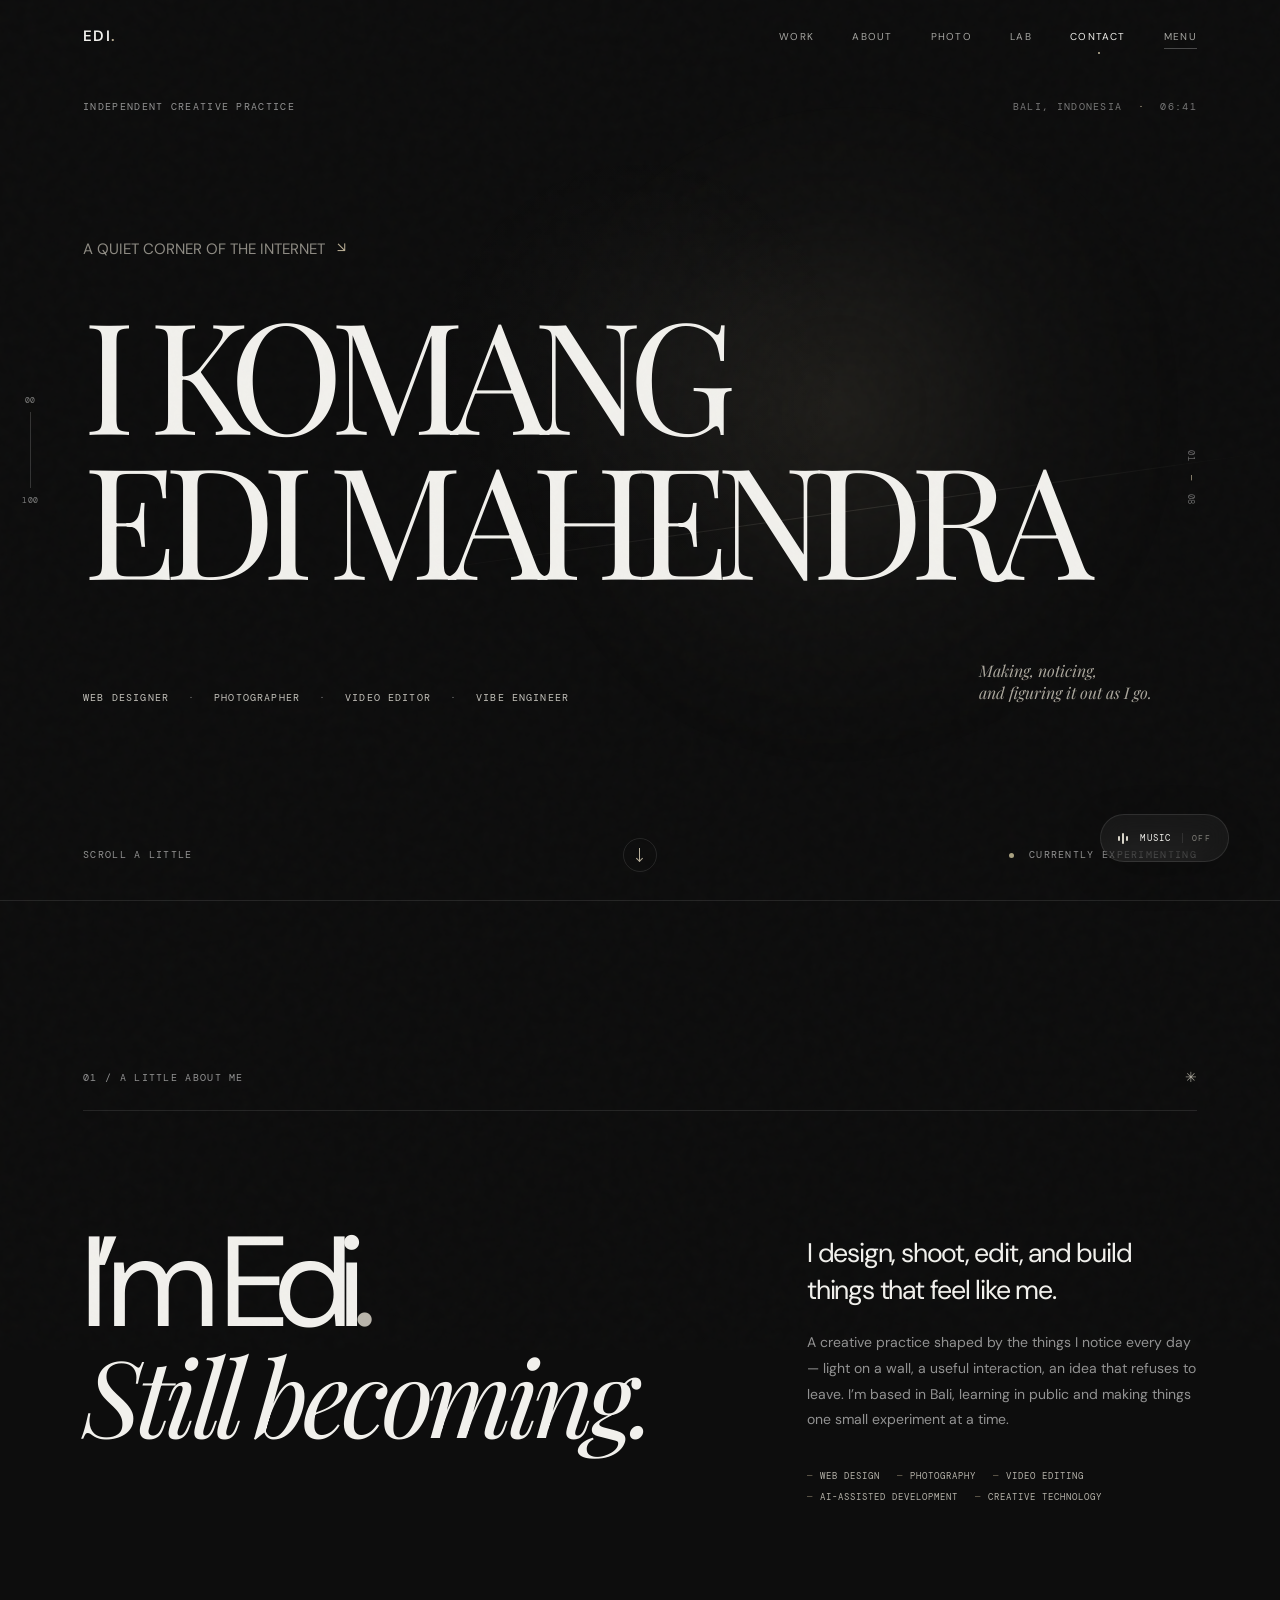
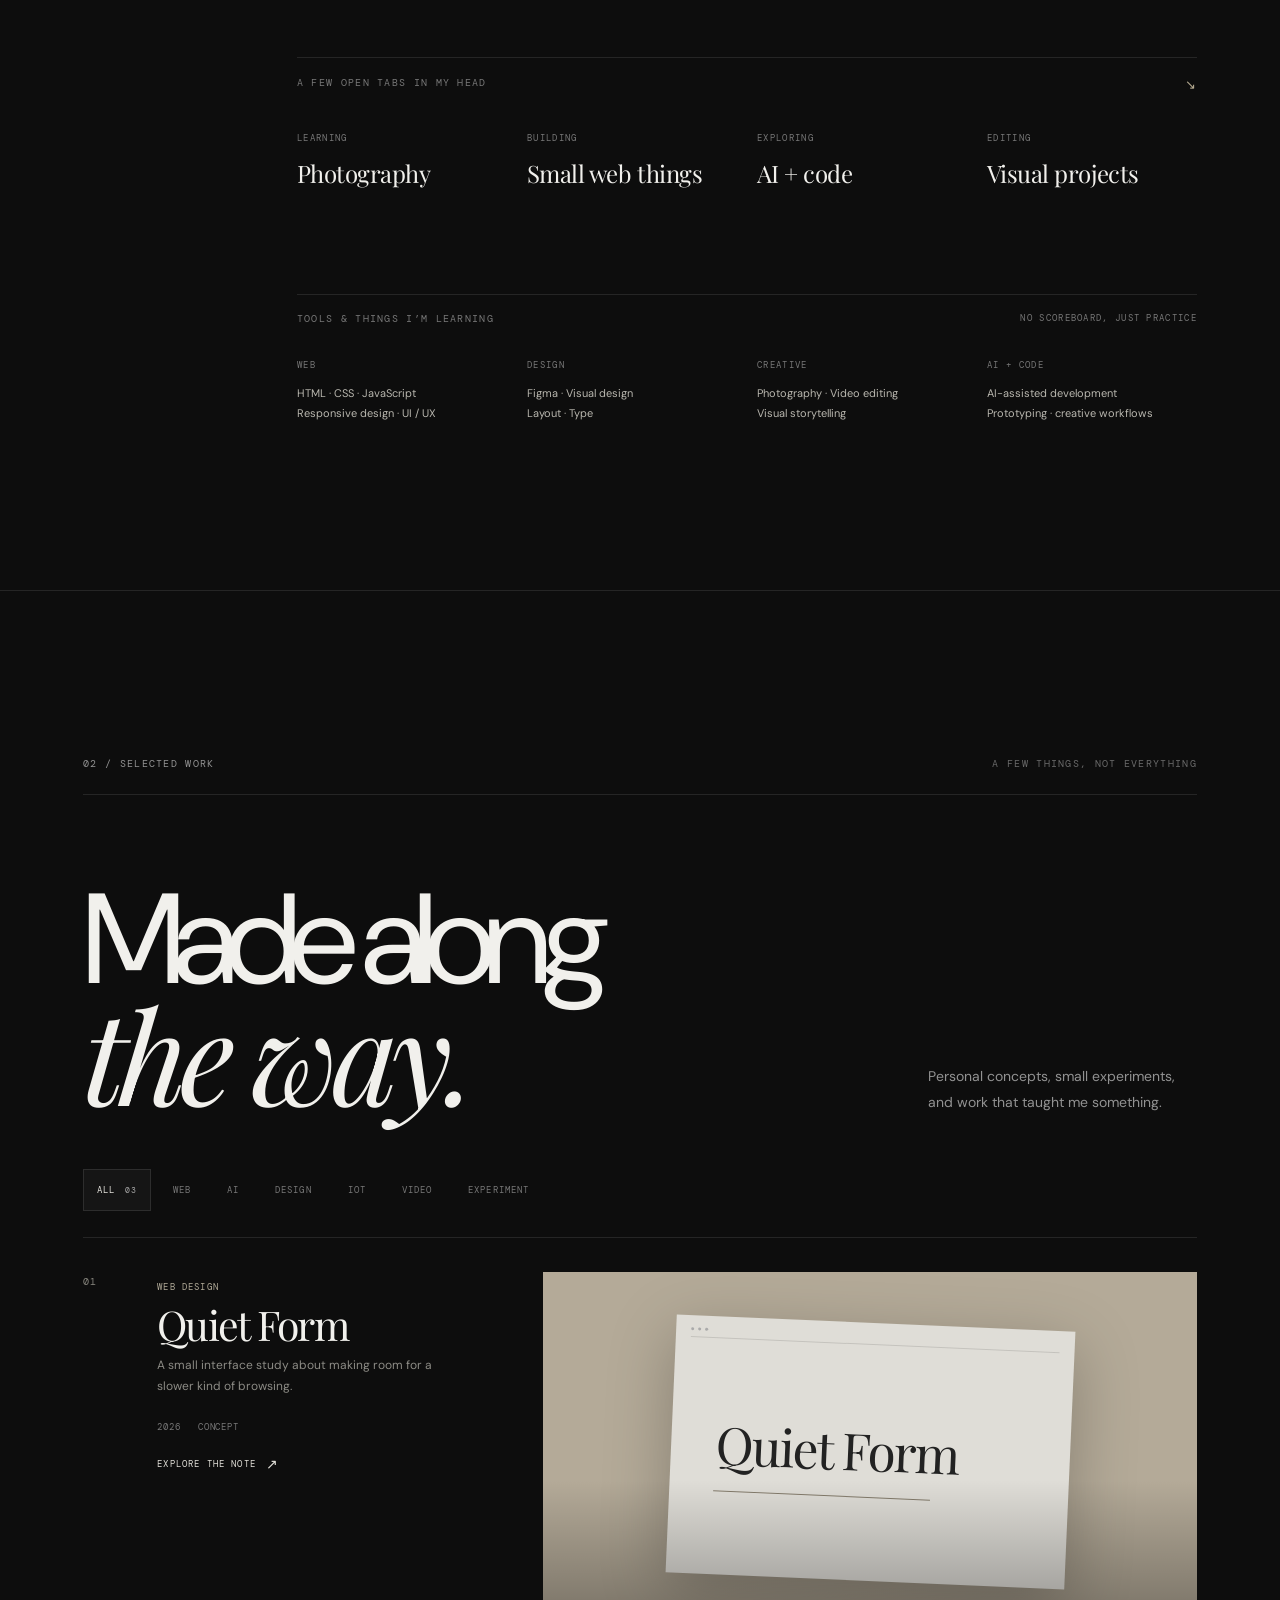
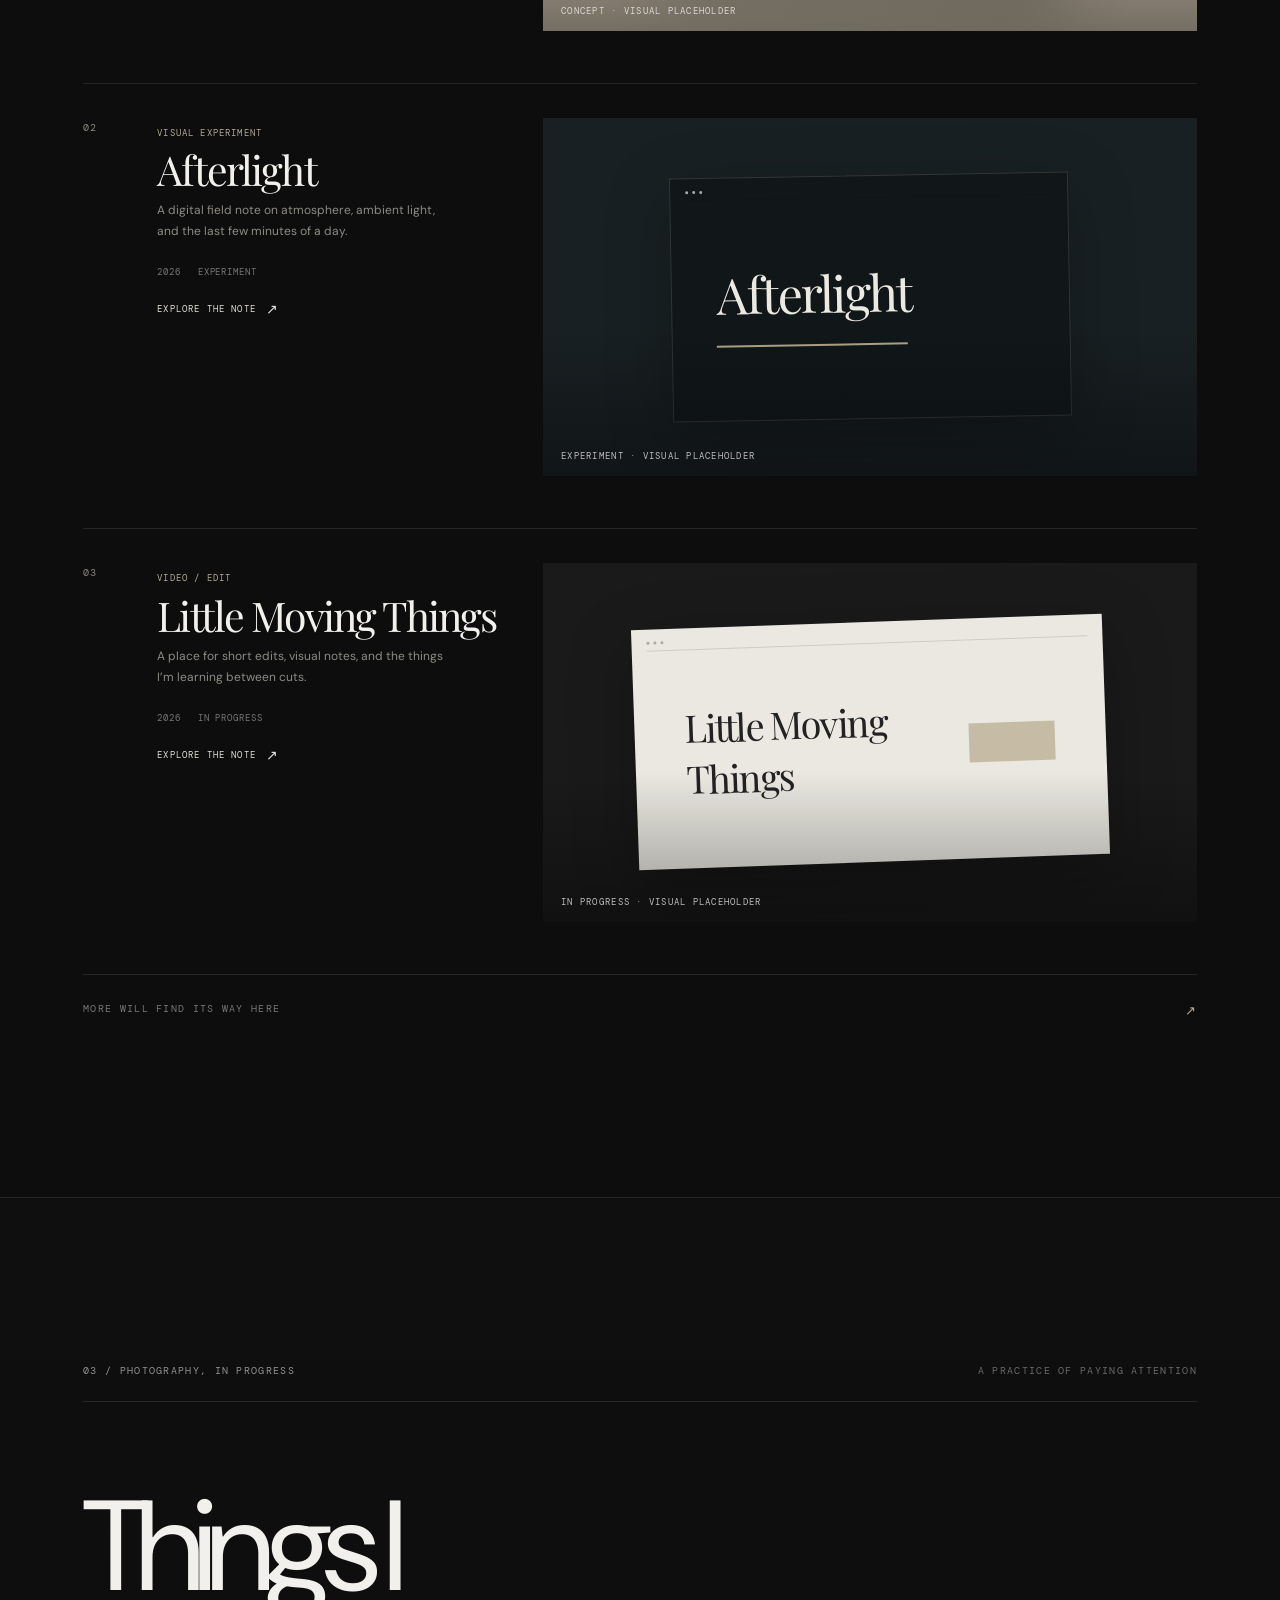
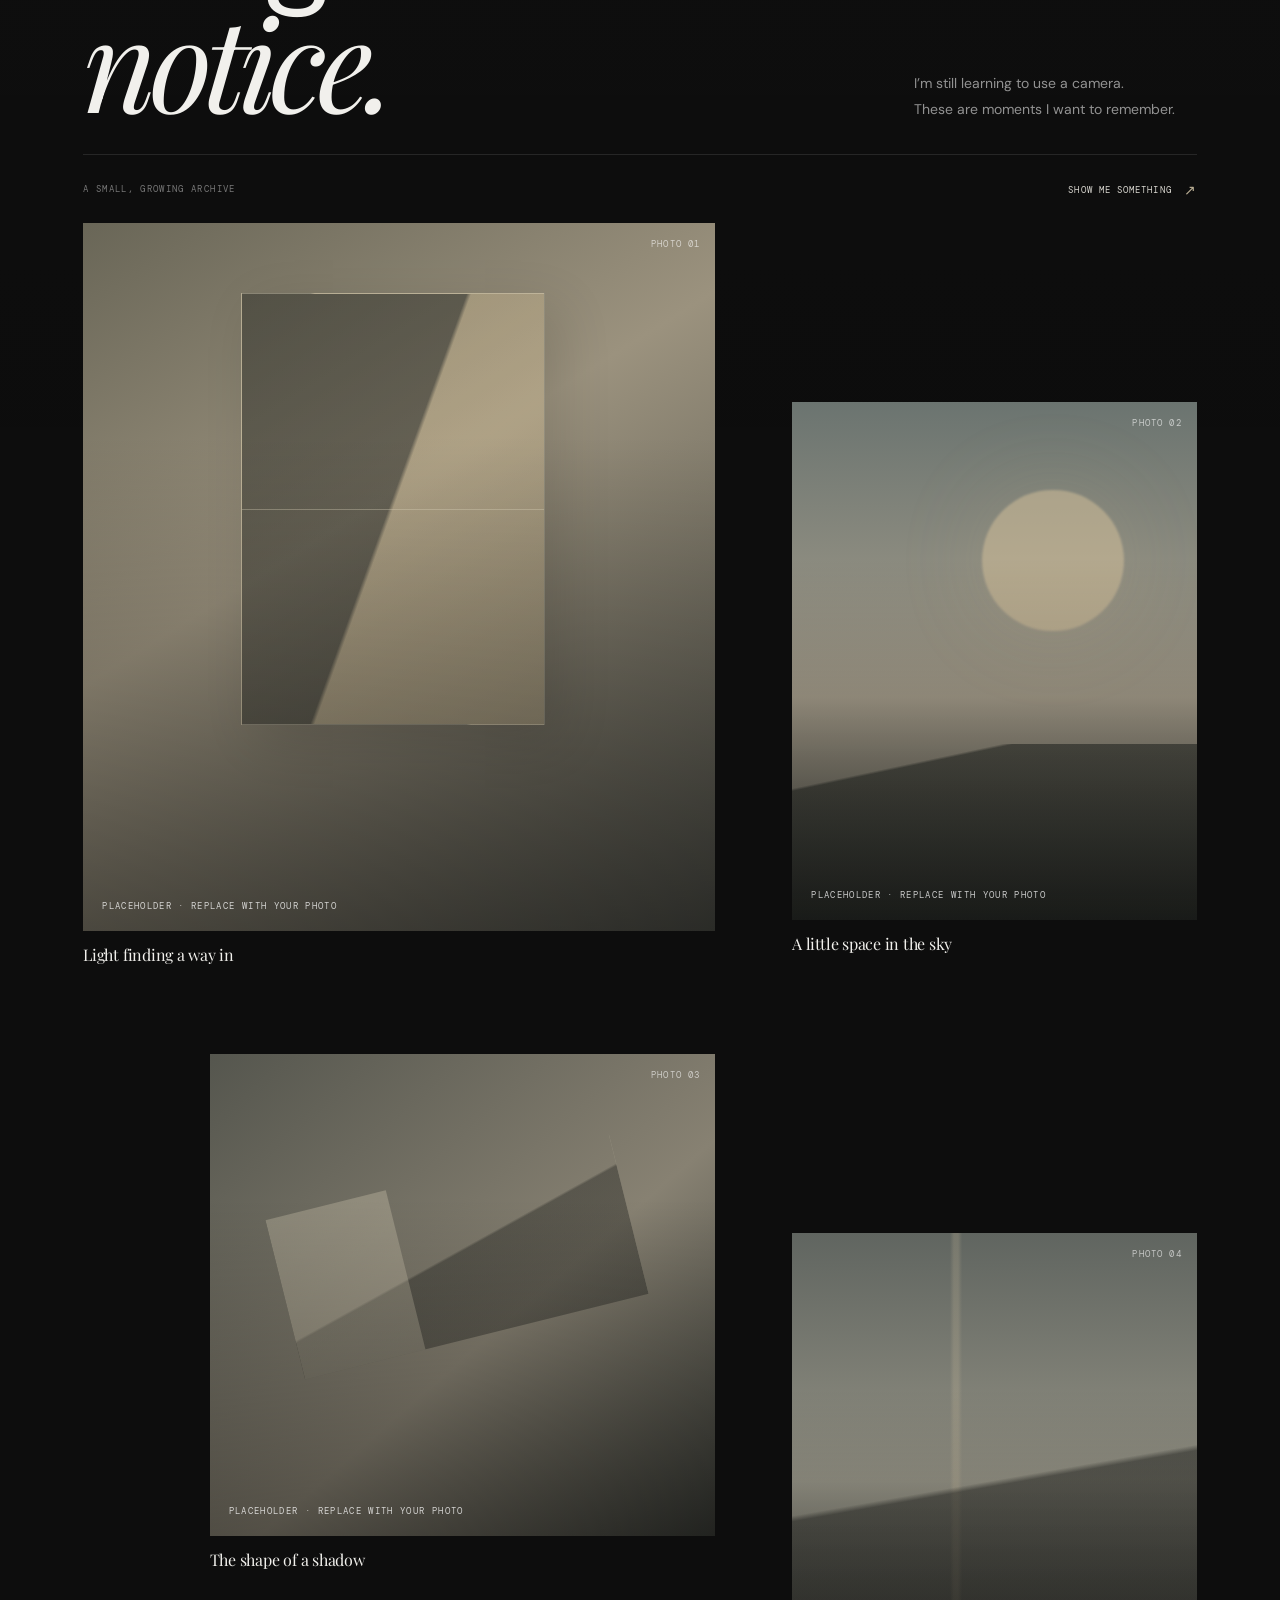
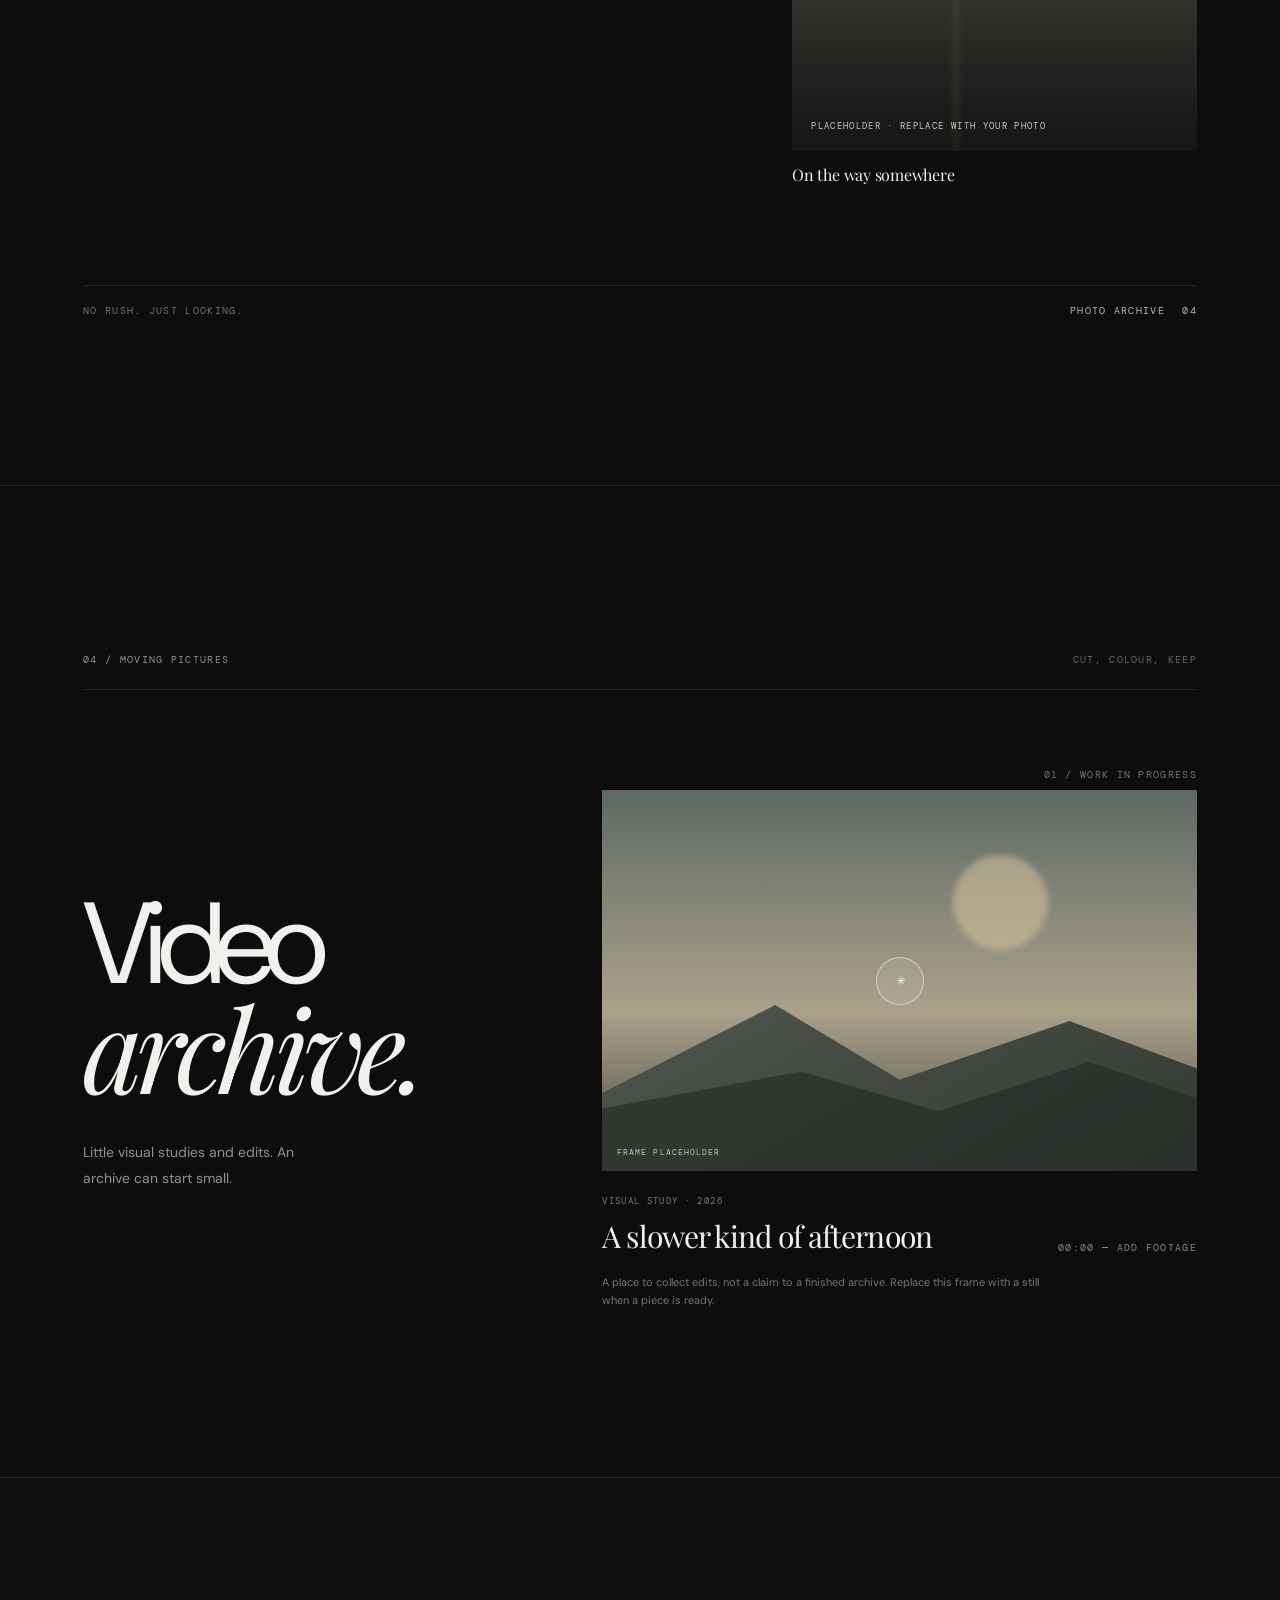
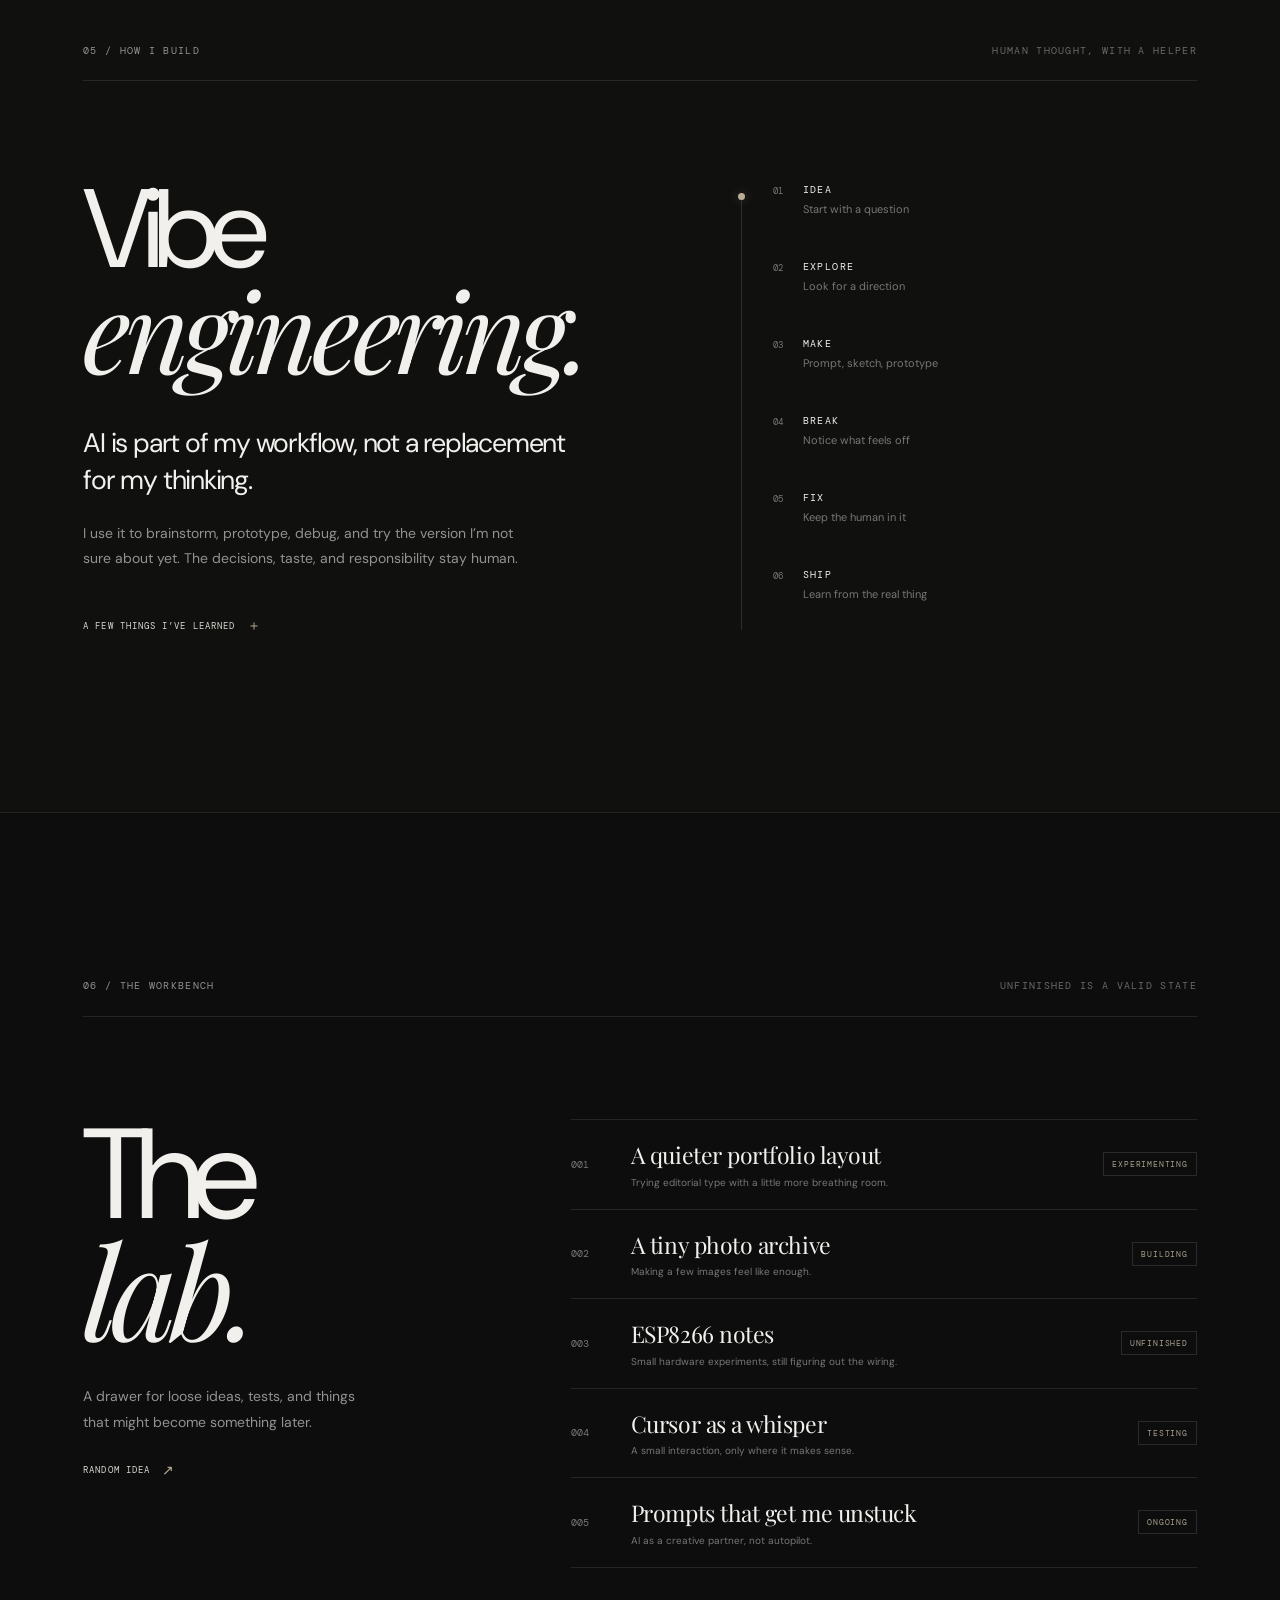
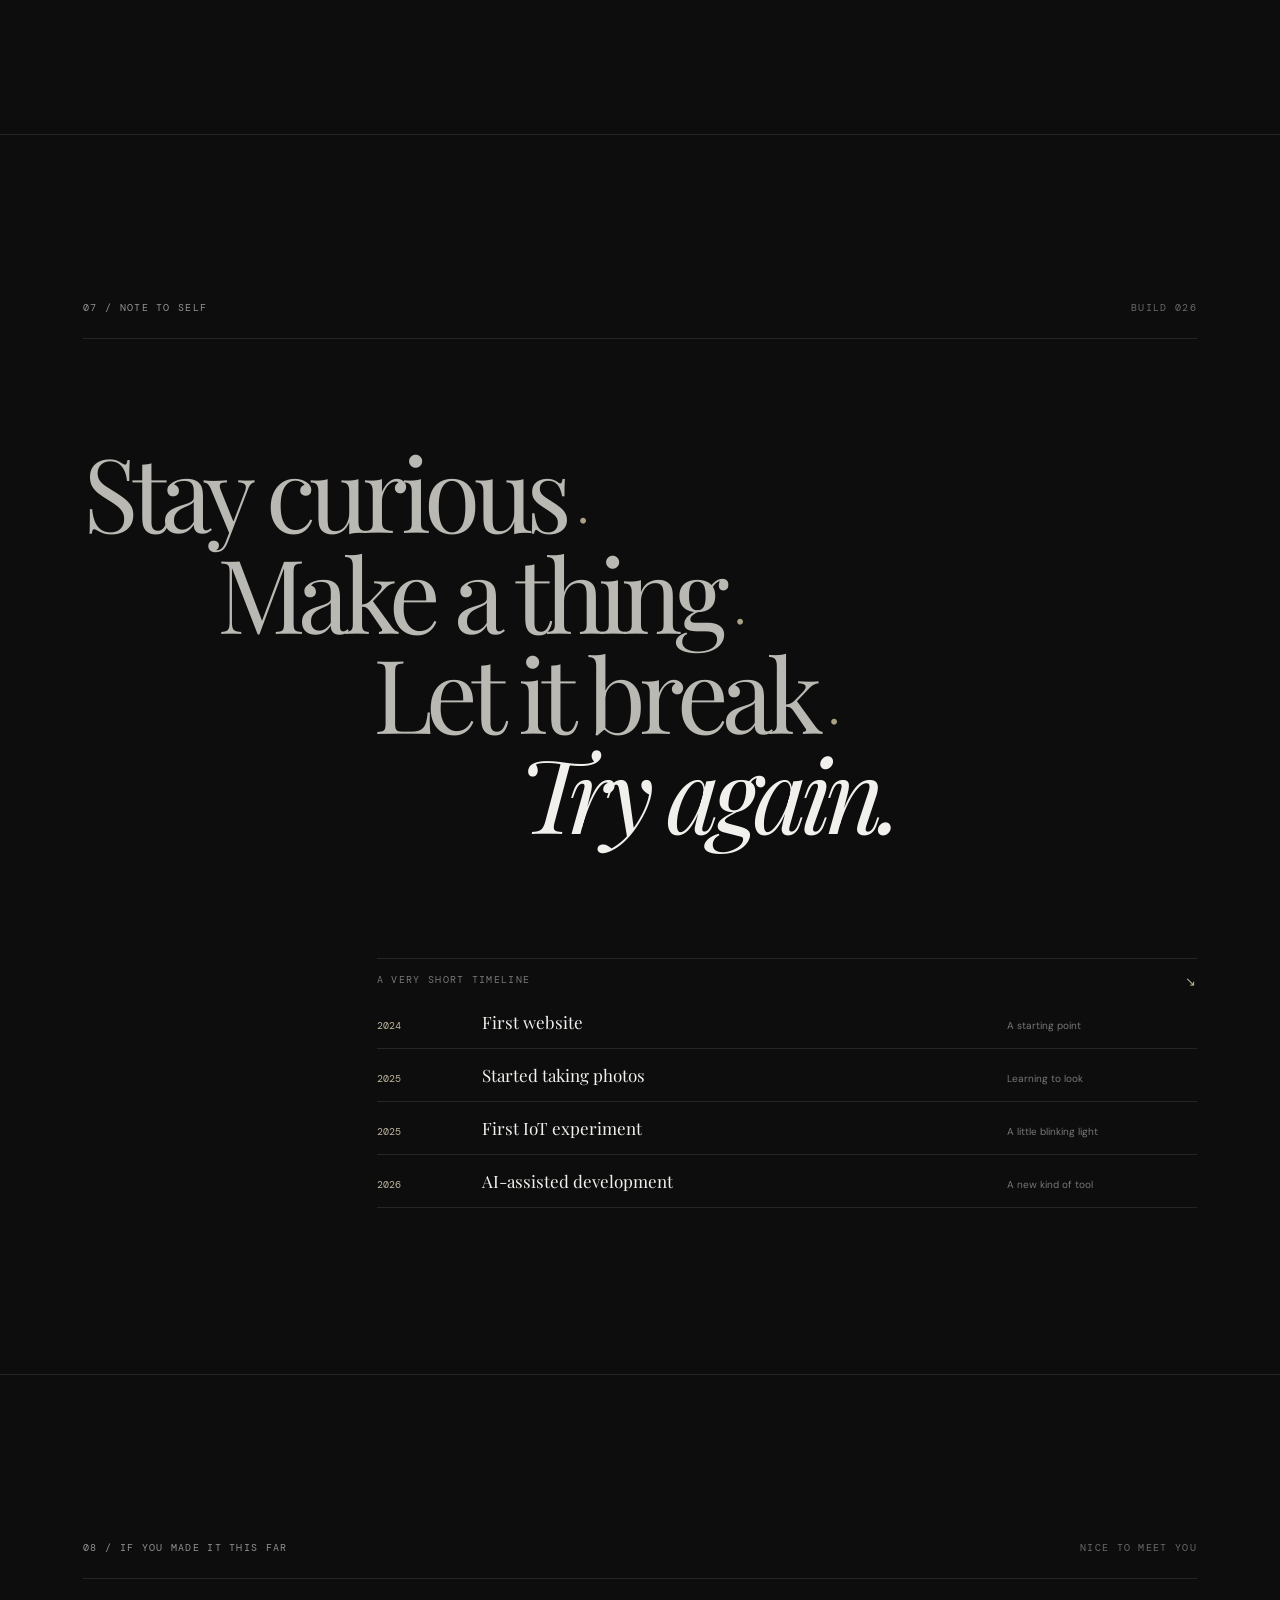
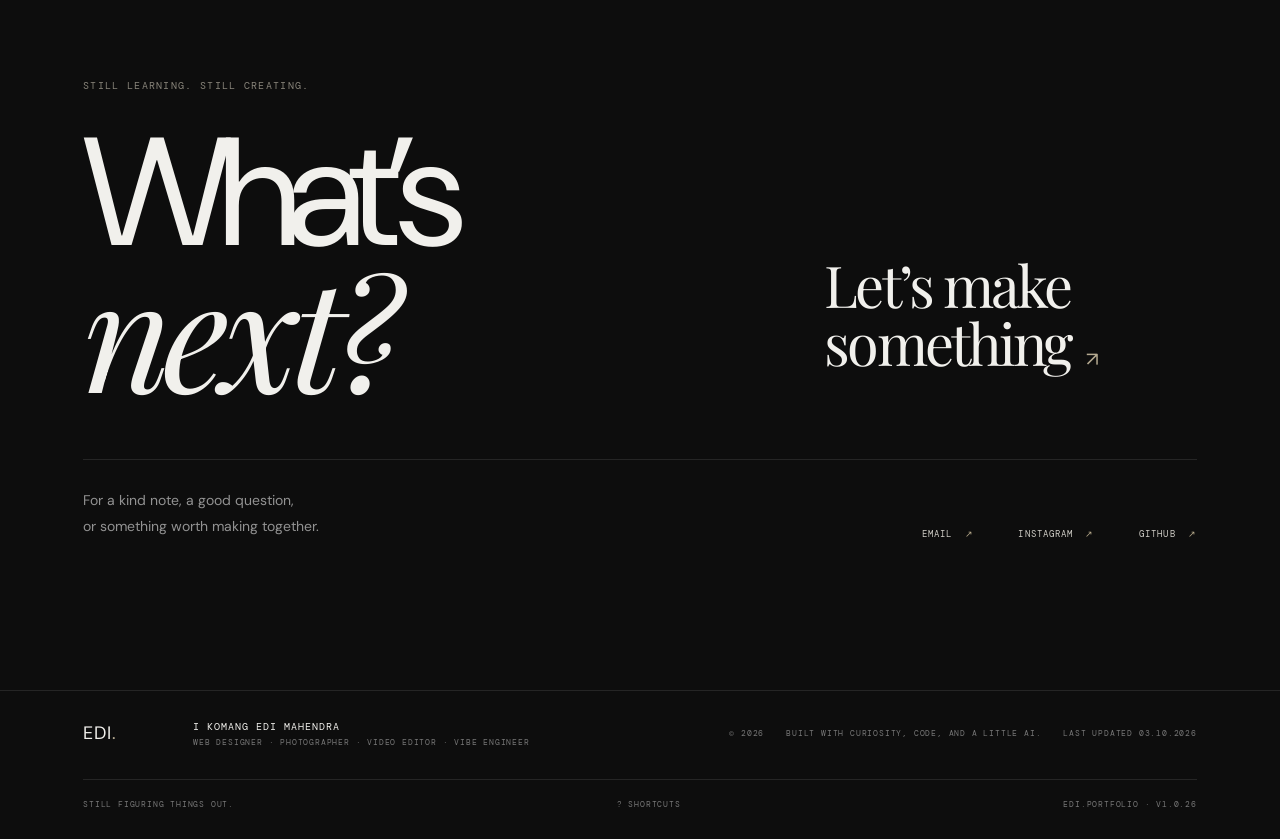
<file: index.html>
<!doctype html>
<html lang="en">
<head>
  <meta charset="utf-8">
  <meta name="viewport" content="width=device-width, initial-scale=1, viewport-fit=cover">
  <meta name="theme-color" content="#0d0d0d">
  <meta name="description" content="The personal space of I Komang Edi Mahendra — web designer, photographer, video editor, and curious builder in Bali.">
  <meta property="og:title" content="Edi Mahendra — Personal space">
  <meta property="og:description" content="A quiet collection of things I make, notice, and learn along the way.">
  <meta property="og:type" content="website">
  <title>Edi Mahendra — Personal space</title>
  <link rel="preconnect" href="https://fonts.googleapis.com">
  <link rel="preconnect" href="https://fonts.gstatic.com" crossorigin>
  <link href="https://fonts.googleapis.com/css2?family=DM+Mono:wght@400;500&family=DM+Sans:wght@400;500;600&family=Playfair+Display:ital,wght@0,400;0,500;1,400&display=swap" rel="stylesheet">
  <link rel="stylesheet" href="style.css">
  <script src="script.js" defer></script>
</head>
<body>
  <a class="skip-link" href="#main">Skip to content</a>
  <div class="grain" aria-hidden="true"></div>
  <div class="cursor" aria-hidden="true"><span></span></div>
  <div class="spotlight" aria-hidden="true"></div>

  <header class="site-header" id="top">
    <a class="wordmark" href="#home" aria-label="Edi — back to top">EDI<span class="wordmark-dot">.</span></a>
    <nav class="desktop-nav" aria-label="Main navigation">
      <a href="#work">Work</a><a href="#about">About</a><a href="#photo">Photo</a><a href="#lab">Lab</a><a href="#contact">Contact</a><button class="desktop-menu" type="button" data-cursor="GO">Menu</button>
    </nav>
    <button class="menu-toggle" type="button" aria-expanded="false" aria-controls="mobile-menu" aria-label="Open menu"><span></span><span></span></button>
  </header>

  <div class="mobile-menu" id="mobile-menu" aria-hidden="true">
    <div class="mobile-menu-inner">
      <p class="eyebrow">A LITTLE MAP <span>— 2026</span></p>
      <nav aria-label="Mobile navigation">
        <a href="#work"><span>01</span>Work</a><a href="#about"><span>02</span>About</a><a href="#photo"><span>03</span>Photo</a>
        <a href="#video"><span>04</span>Video archive</a><a href="#lab"><span>05</span>Lab</a><a href="#contact"><span>06</span>Contact</a>
      </nav>
      <p class="menu-foot">BASED IN BALI, INDONESIA <span>✳</span></p>
    </div>
  </div>

  <main id="main">
    <section class="hero section-shell" id="home" aria-labelledby="hero-name">
      <div class="hero-atmosphere" aria-hidden="true"><div class="hero-orb"></div><div class="horizon-line"></div></div>
      <div class="hero-topline eyebrow"><span>INDEPENDENT CREATIVE PRACTICE</span><span class="hero-date">BALI, INDONESIA <i>·</i> <span id="live-clock">--:--</span></span></div>
      <div class="hero-content">
        <p class="hero-kicker reveal">A QUIET CORNER OF THE INTERNET <span>↘</span></p>
        <h1 class="hero-heading"><button class="hero-name interactive" id="hero-name" type="button" aria-label="Reveal a little secret" data-cursor="INTERACT">
          <span class="name-line" data-line="I KOMANG">I KOMANG</span>
          <span class="name-line name-line-second" data-line="EDI MAHENDRA">EDI MAHENDRA</span>
        </button></h1>
        <div class="hero-bottom reveal">
          <div class="hero-roles" aria-label="Creative roles">
            <span>WEB DESIGNER</span><span>PHOTOGRAPHER</span><span>VIDEO EDITOR</span><span>VIBE ENGINEER</span>
          </div>
          <p class="hero-note">Making, noticing,<br>and figuring it out as I go.</p>
        </div>
      </div>
      <div class="hero-foot eyebrow"><span>SCROLL A LITTLE</span><a href="#about" class="scroll-cue" aria-label="Scroll to about"><span></span></a><span class="hero-status"><i class="status-dot"></i> CURRENTLY EXPERIMENTING</span></div>
      <div class="hero-index" aria-hidden="true">01 <span>—</span> 08</div>
    </section>

    <section class="intro section-shell section-pad" id="about" aria-labelledby="about-title">
      <div class="section-label reveal"><span class="eyebrow">01 / A LITTLE ABOUT ME</span><span class="section-mark">✳</span></div>
      <div class="intro-layout">
        <h2 class="display-title reveal" id="about-title">I’m Edi<span class="period">.</span><br><em>Still becoming.</em></h2>
        <div class="intro-copy reveal">
          <p class="large-copy">I design, shoot, edit, and build things that feel like me.</p>
          <p class="body-copy">A creative practice shaped by the things I notice every day — light on a wall, a useful interaction, an idea that refuses to leave. I’m based in Bali, learning in public and making things one small experiment at a time.</p>
          <div class="discipline-list"><span>WEB DESIGN</span><span>PHOTOGRAPHY</span><span>VIDEO EDITING</span><span>AI-ASSISTED DEVELOPMENT</span><span>CREATIVE TECHNOLOGY</span></div>
        </div>
      </div>
      <div class="currently reveal">
        <div class="currently-heading eyebrow">A FEW OPEN TABS IN MY HEAD <span>↘</span></div>
        <div class="currently-grid">
          <div><span class="tiny-label">LEARNING</span><p>Photography</p></div><div><span class="tiny-label">BUILDING</span><p>Small web things</p></div>
          <div><span class="tiny-label">EXPLORING</span><p>AI + code</p></div><div><span class="tiny-label">EDITING</span><p>Visual projects</p></div>
        </div>
      </div>
      <div class="skills-strip reveal">
        <div class="skills-heading eyebrow">TOOLS & THINGS I’M LEARNING <span>NO SCOREBOARD, JUST PRACTICE</span></div>
        <div class="skills-grid">
          <div><span class="tiny-label">WEB</span><p>HTML · CSS · JavaScript<br>Responsive design · UI / UX</p></div>
          <div><span class="tiny-label">DESIGN</span><p>Figma · Visual design<br>Layout · Type</p></div>
          <div><span class="tiny-label">CREATIVE</span><p>Photography · Video editing<br>Visual storytelling</p></div>
          <div><span class="tiny-label">AI + CODE</span><p>AI-assisted development<br>Prototyping · creative workflows</p></div>
        </div>
      </div>
    </section>

    <section class="work section-shell section-pad" id="work" aria-labelledby="work-title">
      <div class="section-label reveal"><span class="eyebrow">02 / SELECTED WORK</span><span class="eyebrow section-note">A FEW THINGS, NOT EVERYTHING</span></div>
      <div class="section-heading-row reveal"><h2 class="display-title" id="work-title">Made along<br><em>the way.</em></h2><p class="body-copy heading-aside">Personal concepts, small experiments,<br>and work that taught me something.</p></div>
      <div class="filters reveal" role="group" aria-label="Filter projects">
        <button class="filter-button is-active" data-filter="all" type="button" aria-pressed="true">ALL <span>00</span></button>
        <button class="filter-button" data-filter="web" type="button" aria-pressed="false">WEB</button><button class="filter-button" data-filter="ai" type="button" aria-pressed="false">AI</button>
        <button class="filter-button" data-filter="design" type="button" aria-pressed="false">DESIGN</button><button class="filter-button" data-filter="iot" type="button" aria-pressed="false">IOT</button>
        <button class="filter-button" data-filter="video" type="button" aria-pressed="false">VIDEO</button><button class="filter-button" data-filter="experiment" type="button" aria-pressed="false">EXPERIMENT</button>
      </div>
      <div class="project-list" id="project-list" aria-live="polite"><div class="loading-line">Gathering a few things…</div></div>
      <p class="section-endnote eyebrow reveal"><span>MORE WILL FIND ITS WAY HERE</span><span>↗</span></p>
    </section>

    <section class="photo section-shell section-pad" id="photo" aria-labelledby="photo-title">
      <div class="section-label reveal"><span class="eyebrow">03 / PHOTOGRAPHY, IN PROGRESS</span><span class="eyebrow section-note">A PRACTICE OF PAYING ATTENTION</span></div>
      <div class="section-heading-row photo-heading reveal"><h2 class="display-title" id="photo-title">Things I<br><em>notice.</em></h2><p class="body-copy heading-aside">I’m still learning to use a camera.<br>These are moments I want to remember.</p></div>
      <div class="photo-intro reveal"><span class="tiny-label">A SMALL, GROWING ARCHIVE</span><button class="text-link random-photo" type="button">SHOW ME SOMETHING <span>↗</span></button></div>
      <div class="photo-grid" id="photo-grid" aria-live="polite"><div class="loading-line">Making room for a few moments…</div></div>
      <div class="photo-caption-row eyebrow reveal"><span>NO RUSH. JUST LOOKING.</span><span>PHOTO ARCHIVE <span id="photo-count">—</span></span></div>
    </section>

    <section class="video section-shell section-pad" id="video" aria-labelledby="video-title">
      <div class="section-label reveal"><span class="eyebrow">04 / MOVING PICTURES</span><span class="eyebrow section-note">CUT, COLOUR, KEEP</span></div>
      <div class="video-layout">
        <div class="video-title-wrap reveal"><h2 class="display-title" id="video-title">Video<br><em>archive.</em></h2><p class="body-copy">Little visual studies and edits. An archive can start small.</p></div>
        <div class="video-card reveal">
          <div class="video-still"><div class="video-frame-art"><span class="frame-sun"></span><span class="frame-hill hill-one"></span><span class="frame-hill hill-two"></span><span class="play-symbol" aria-hidden="true">✳</span><span class="placeholder-stamp">FRAME PLACEHOLDER</span></div><span class="video-index eyebrow">01 / WORK IN PROGRESS</span></div>
          <div class="video-meta"><div><span class="tiny-label">VISUAL STUDY · 2026</span><h3>A slower kind of afternoon</h3></div><span class="video-duration eyebrow">00:00 <i>—</i> ADD FOOTAGE</span></div>
          <p class="video-note">A place to collect edits, not a claim to a finished archive. Replace this frame with a still when a piece is ready.</p>
        </div>
      </div>
    </section>

    <section class="vibe section-shell section-pad" id="vibe" aria-labelledby="vibe-title">
      <div class="section-label reveal"><span class="eyebrow">05 / HOW I BUILD</span><span class="eyebrow section-note">HUMAN THOUGHT, WITH A HELPER</span></div>
      <div class="vibe-layout">
        <div class="vibe-intro reveal"><h2 class="display-title" id="vibe-title">Vibe<br><em>engineering.</em></h2><p class="large-copy">AI is part of my workflow, not a replacement for my thinking.</p><p class="body-copy">I use it to brainstorm, prototype, debug, and try the version I’m not sure about yet. The decisions, taste, and responsibility stay human.</p><button class="text-link diary-toggle" type="button" aria-expanded="false" aria-controls="diary-list">A FEW THINGS I’VE LEARNED <span>＋</span></button></div>
        <div class="workflow reveal" aria-label="My creative development workflow">
          <div class="workflow-line" aria-hidden="true"><span class="workflow-dot"></span></div>
          <div class="workflow-step"><span>01</span><strong>IDEA</strong><small>Start with a question</small></div><div class="workflow-step"><span>02</span><strong>EXPLORE</strong><small>Look for a direction</small></div>
          <div class="workflow-step"><span>03</span><strong>MAKE</strong><small>Prompt, sketch, prototype</small></div><div class="workflow-step"><span>04</span><strong>BREAK</strong><small>Notice what feels off</small></div>
          <div class="workflow-step"><span>05</span><strong>FIX</strong><small>Keep the human in it</small></div><div class="workflow-step"><span>06</span><strong>SHIP</strong><small>Learn from the real thing</small></div>
        </div>
      </div>
      <div class="diary-list" id="diary-list" hidden><p><span>01</span>Exploring a layout without losing the quiet.</p><p><span>02</span>Debugging the small screen before the big one.</p><p><span>03</span>Knowing when to stop asking and start deciding.</p></div>
    </section>

    <section class="lab section-shell section-pad" id="lab" aria-labelledby="lab-title">
      <div class="section-label reveal"><span class="eyebrow">06 / THE WORKBENCH</span><span class="eyebrow section-note">UNFINISHED IS A VALID STATE</span></div>
      <div class="lab-layout">
        <div class="lab-heading reveal"><h2 class="display-title" id="lab-title">The<br><em>lab.</em></h2><p class="body-copy">A drawer for loose ideas, tests, and things that might become something later.</p><button class="text-link random-idea" type="button">RANDOM IDEA <span>↗</span></button><p class="random-result" aria-live="polite"></p></div>
        <div class="experiment-list" id="experiment-list"><div class="loading-line">Opening the drawer…</div></div>
      </div>
    </section>

    <section class="manifesto section-shell section-pad" aria-labelledby="manifesto-title">
      <div class="section-label reveal"><span class="eyebrow">07 / NOTE TO SELF</span><span class="eyebrow section-note">BUILD 026</span></div>
      <div class="manifesto-body reveal" id="manifesto-title"><p>Stay curious<span>·</span></p><p>Make a thing<span>·</span></p><p>Let it break<span>·</span></p><p><em>Try again.</em></p></div>
      <div class="timeline reveal"><div class="timeline-title eyebrow">A VERY SHORT TIMELINE <span>↘</span></div><div class="timeline-row"><span>2024</span><p>First website</p><span class="timeline-aside">A starting point</span></div><div class="timeline-row"><span>2025</span><p>Started taking photos</p><span class="timeline-aside">Learning to look</span></div><div class="timeline-row"><span>2025</span><p>First IoT experiment</p><span class="timeline-aside">A little blinking light</span></div><div class="timeline-row"><span>2026</span><p>AI-assisted development</p><span class="timeline-aside">A new kind of tool</span></div></div>
    </section>

    <section class="contact section-shell section-pad" id="contact" aria-labelledby="contact-title">
      <div class="section-label reveal"><span class="eyebrow">08 / IF YOU MADE IT THIS FAR</span><span class="eyebrow section-note">NICE TO MEET YOU</span></div>
      <div class="contact-body reveal"><p class="eyebrow contact-prelude">STILL LEARNING. STILL CREATING.</p><h2 class="display-title" id="contact-title">What’s<br><em>next?</em></h2><a class="contact-link interactive" href="mailto:hello@edimahendra.com" data-cursor="GO">Let’s make<br>something<span>↗</span></a></div>
      <div class="contact-bottom reveal"><span class="body-copy">For a kind note, a good question,<br>or something worth making together.</span><div class="social-links"><a href="mailto:hello@edimahendra.com">EMAIL <span>↗</span></a><a href="https://instagram.com/" target="_blank" rel="noreferrer">INSTAGRAM <span>↗</span></a><a href="https://github.com/" target="_blank" rel="noreferrer">GITHUB <span>↗</span></a></div></div>
    </section>
  </main>

  <footer class="site-footer section-shell">
    <a class="footer-name" href="#home">EDI<span>.</span></a><div class="footer-id"><strong>I KOMANG EDI MAHENDRA</strong><span>WEB DESIGNER · PHOTOGRAPHER · VIDEO EDITOR · VIBE ENGINEER</span></div>
    <div class="footer-meta"><span>© <span id="year">2026</span></span><span>BUILT WITH CURIOSITY, CODE, AND A LITTLE AI.</span><span>LAST UPDATED <time datetime="2026-10-03">03.10.2026</time></span></div>
    <div class="footer-bottom"><span>STILL FIGURING THINGS OUT.</span><button class="shortcut-open" type="button" aria-label="Open keyboard shortcuts">? SHORTCUTS</button><span>EDI.PORTFOLIO · V1.0.26</span></div>
  </footer>

  <div class="scroll-progress" aria-hidden="true"><span id="progress-value">00</span><span class="progress-track"><i id="progress-bar"></i></span><span>100</span></div>

  <button class="music-launch glass interactive" type="button" id="music-launch" aria-expanded="false" aria-controls="music-panel" data-cursor="LISTEN"><span class="music-icon" aria-hidden="true"><i></i><i></i><i></i></span><span>MUSIC</span><span class="launch-status" id="music-launch-status">OFF</span></button>
  <section class="music-panel" id="music-panel" role="dialog" aria-modal="true" aria-hidden="true" aria-label="Music player">
    <div class="music-panel-top"><span class="eyebrow">A LITTLE LISTENING ROOM</span><button class="icon-button music-close" type="button" aria-label="Close music player">×</button></div>
    <div class="music-content">
      <div class="record-art" aria-hidden="true"><div class="record-disc"><i></i></div><span class="record-label">SIDE<br>A</span><small>EDI’S<br>ROOM</small></div>
      <div class="now-playing"><span class="tiny-label">NOW PLAYING <i class="player-live-dot"></i></span><h3 id="track-title">Nothing queued yet</h3><p id="track-artist">Add tracks in data/playlist.json</p></div>
      <div class="player-progress"><span id="current-time">0:00</span><input id="audio-progress" type="range" min="0" max="100" value="0" aria-label="Track progress"><span id="duration-time">0:00</span></div>
      <div class="player-controls"><button class="icon-button" id="previous-track" type="button" aria-label="Previous track">↶</button><button class="play-button" id="play-track" type="button" aria-label="Play music" disabled>▶</button><button class="icon-button" id="next-track" type="button" aria-label="Next track">↷</button></div>
      <div class="playlist-header"><span class="tiny-label">PLAYLIST</span><span class="tiny-label" id="track-count">00 TRACKS</span></div>
      <div class="playlist" id="playlist"><p class="playlist-empty">No tracks here yet. This space is ready for something you love.</p></div>
      <p class="player-footnote">Music only starts when you ask it to. Your playlist lives in <code>data/playlist.json</code>.</p>
    </div>
  </section>
  <audio id="audio-player" preload="metadata"></audio>

  <div class="photo-viewer" id="photo-viewer" aria-hidden="true" role="dialog" aria-modal="true" aria-label="Photograph viewer">
    <button class="viewer-close icon-button" type="button" aria-label="Close photo viewer">×</button><button class="viewer-prev icon-button" type="button" aria-label="Previous photograph">←</button>
    <div class="viewer-content"><div class="viewer-image" id="viewer-image"></div><div class="viewer-info"><span class="eyebrow" id="viewer-count">01 / 04</span><div><h2 id="viewer-title">A moment</h2><p id="viewer-caption"></p></div><span class="eyebrow" id="viewer-meta"></span></div></div><button class="viewer-next icon-button" type="button" aria-label="Next photograph">→</button>
  </div>

  <div class="project-modal" id="project-modal" aria-hidden="true" role="dialog" aria-modal="true" aria-label="Project details">
    <button class="modal-close icon-button" type="button" aria-label="Close project details">×</button><div class="project-modal-content" id="project-modal-content"></div>
  </div>

  <div class="command-overlay" id="command-overlay" aria-hidden="true" role="dialog" aria-modal="true" aria-label="Command menu">
    <div class="command-box"><div class="command-top"><span class="eyebrow">WHERE TO?</span><button class="icon-button command-close" type="button" aria-label="Close command menu">×</button></div><input id="command-search" type="search" placeholder="Type a destination…" aria-label="Search commands"><div class="command-options"><button data-command="work"><span>GO TO WORK</span><span aria-hidden="true">↗</span></button><button data-command="about"><span>GO TO ABOUT</span><span aria-hidden="true">↗</span></button><button data-command="photo"><span>GO TO PHOTO</span><span aria-hidden="true">↗</span></button><button data-command="lab"><span>GO TO LAB</span><span aria-hidden="true">↗</span></button><button data-command="music"><span>OPEN MUSIC</span><span aria-hidden="true">↗</span></button><button data-command="contact"><span>CONTACT</span><span aria-hidden="true">↗</span></button></div><div class="command-foot"><span>↑↓ TO LOOK AROUND</span><span>ESC TO CLOSE</span><span>↵ TO GO</span></div></div>
  </div>

  <div class="shortcuts-overlay" id="shortcuts-overlay" aria-hidden="true" role="dialog" aria-modal="true" aria-label="Keyboard shortcuts"><div class="shortcuts-card"><button class="icon-button shortcuts-close" type="button" aria-label="Close shortcuts">×</button><span class="eyebrow">A FEW SHORTCUTS</span><h2>For curious fingers.</h2><div><span>Open command menu</span><kbd>⌘ / CTRL + K</kbd></div><div><span>Play / pause music</span><kbd>SPACE</kbd></div><div><span>Close any window</span><kbd>ESC</kbd></div><div><span>Previous / next photo</span><kbd>← / →</kbd></div><p>Press <kbd>?</kbd> again to tuck this away.</p></div></div>
  <div class="toast" id="toast" role="status" aria-live="polite"></div>
</body>
</html>
</file>
<file: style.css>
:root{
  --bg:#0d0d0d;--bg-soft:#121212;--text:#f1f0ec;--muted:#929292;--faint:#676767;--border:rgba(255,255,255,.10);--glass:rgba(255,255,255,.045);--glass-hover:rgba(255,255,255,.075);--serif:'Playfair Display',Georgia,serif;--sans:'DM Sans',Arial,sans-serif;--mono:'DM Mono',monospace;--ease:cubic-bezier(.2,.72,.25,1);--page-pad:clamp(22px,6.5vw,100px);--header-h:74px
}
*{box-sizing:border-box}html{scroll-behavior:smooth;scroll-padding-top:100px;background:var(--bg)}body{margin:0;background:var(--bg);color:var(--text);font-family:var(--sans);font-size:15px;line-height:1.5;overflow-x:hidden;-webkit-font-smoothing:antialiased}body.no-scroll{overflow:hidden}::selection{background:#e7e3d9;color:#141414}button,a,input{font:inherit}button{color:inherit}a{color:inherit;text-decoration:none}button:focus-visible,a:focus-visible,input:focus-visible{outline:1px solid #d2cfc7;outline-offset:5px}.skip-link{position:fixed;z-index:1000;top:12px;left:12px;padding:12px 16px;background:var(--text);color:var(--bg);transform:translateY(-160%)}.skip-link:focus{transform:translateY(0)}.grain{position:fixed;inset:-50%;width:200%;height:200%;z-index:20;pointer-events:none;opacity:.035;background-image:url("data:image/svg+xml,%3Csvg viewBox='0 0 180 180' xmlns='http://www.w3.org/2000/svg'%3E%3Cfilter id='n'%3E%3CfeTurbulence type='fractalNoise' baseFrequency='.94' numOctaves='3' stitchTiles='stitch'/%3E%3C/filter%3E%3Crect width='100%25' height='100%25' filter='url(%23n)' opacity='.55'/%3E%3C/svg%3E");animation:grain .25s steps(2) infinite}.spotlight{position:fixed;z-index:0;pointer-events:none;width:440px;height:440px;left:var(--mx,50%);top:var(--my,40%);transform:translate(-50%,-50%);background:radial-gradient(circle,rgba(225,222,207,.032),transparent 67%);opacity:0;transition:opacity .5s}.section-shell{position:relative;width:min(100%,1600px);margin:0 auto;padding-left:var(--page-pad);padding-right:var(--page-pad)}.section-pad{padding-top:clamp(100px,13vw,190px);padding-bottom:clamp(100px,13vw,190px)}.eyebrow,.tiny-label{font-family:var(--mono);font-size:10px;line-height:1.45;letter-spacing:.13em;text-transform:uppercase;color:var(--muted)}.tiny-label{font-size:9px;letter-spacing:.15em}.display-title{font-size:clamp(64px,10vw,148px);font-weight:400;line-height:.88;letter-spacing:-.085em;margin:0}.display-title em{font-family:var(--serif);font-weight:400;letter-spacing:-.06em}.body-copy{font-size:14px;line-height:1.85;color:var(--muted)}.large-copy{font-size:clamp(21px,2.1vw,30px);line-height:1.38;letter-spacing:-.045em;font-weight:400;margin:0 0 22px}.period{color:#b9b5ab}.section-label{display:flex;justify-content:space-between;align-items:center;padding-bottom:22px;border-bottom:1px solid var(--border)}.section-mark{font-size:14px;color:#aaa69b}.section-note{color:#696969}.reveal{opacity:0;transform:translateY(12px);transition:opacity .8s var(--ease),transform .8s var(--ease)}.reveal.is-visible{opacity:1;transform:translateY(0)}.loading-line{font-family:var(--mono);font-size:11px;letter-spacing:.1em;text-transform:uppercase;color:var(--muted);padding:30px 0}.glass{background:var(--glass);border:1px solid var(--border);backdrop-filter:blur(15px);-webkit-backdrop-filter:blur(15px);box-shadow:0 10px 40px rgba(0,0,0,.18)}
/* navigation */
.site-header{height:var(--header-h);position:fixed;z-index:50;inset:0 0 auto;display:flex;align-items:center;justify-content:space-between;padding:0 var(--page-pad);transition:transform .4s var(--ease),background .35s,border-color .35s;transform:translateY(0);border-bottom:1px solid transparent}.site-header.scrolled{background:rgba(13,13,13,.76);backdrop-filter:blur(16px);-webkit-backdrop-filter:blur(16px);border-bottom-color:rgba(255,255,255,.055)}.site-header.is-hidden{transform:translateY(-105%)}.wordmark{font-size:15px;letter-spacing:.08em;font-weight:600}.wordmark-dot,.footer-name span{color:#b8ad94}.desktop-nav{display:flex;align-items:center;gap:clamp(22px,3vw,46px)}.desktop-nav a{font-size:10px;letter-spacing:.12em;text-transform:uppercase;color:#a6a6a2;position:relative;transition:color .2s}.desktop-nav a:hover,.desktop-nav a.is-active{color:var(--text)}.desktop-nav a.is-active:after{content:'';position:absolute;height:2px;width:2px;border-radius:50%;background:#c3b89d;left:50%;bottom:-10px}.menu-toggle{display:none;border:0;background:none;width:44px;height:44px;align-items:center;justify-content:center;flex-direction:column;gap:6px;cursor:pointer}.menu-toggle span{width:19px;height:1px;background:var(--text);transition:transform .3s}.menu-toggle[aria-expanded=true] span:first-child{transform:translateY(3.5px) rotate(45deg)}.menu-toggle[aria-expanded=true] span:last-child{transform:translateY(-3.5px) rotate(-45deg)}.mobile-menu{position:fixed;z-index:49;inset:0;background:rgba(15,15,15,.97);backdrop-filter:blur(18px);-webkit-backdrop-filter:blur(18px);padding:calc(var(--header-h) + 44px) var(--page-pad) 32px;visibility:hidden;opacity:0;transition:opacity .4s,visibility .4s;display:none}.mobile-menu.is-open{visibility:visible;opacity:1}.mobile-menu-inner{height:100%;display:flex;flex-direction:column;justify-content:space-between}.mobile-menu nav{display:flex;flex-direction:column}.mobile-menu nav a{display:flex;align-items:baseline;gap:18px;padding:9px 0;border-bottom:1px solid var(--border);font-family:var(--serif);font-size:clamp(38px,11vw,62px);letter-spacing:-.055em;opacity:0;transform:translateY(12px);transition:opacity .45s var(--ease),transform .45s var(--ease)}.mobile-menu.is-open nav a{opacity:1;transform:translateY(0)}.mobile-menu nav a:nth-child(2){transition-delay:.04s}.mobile-menu nav a:nth-child(3){transition-delay:.08s}.mobile-menu nav a:nth-child(4){transition-delay:.12s}.mobile-menu nav a:nth-child(5){transition-delay:.16s}.mobile-menu nav a:nth-child(6){transition-delay:.2s}.mobile-menu nav a span{font:10px var(--mono);letter-spacing:.12em;color:#777}.menu-foot{font:10px var(--mono);letter-spacing:.13em;color:var(--muted);display:flex;justify-content:space-between}.menu-foot span{color:#b8ad94}
/* hero */
.hero{height:min(940px,100svh);min-height:690px;display:flex;flex-direction:column;justify-content:space-between;padding-top:calc(var(--header-h) + 26px);padding-bottom:28px;overflow:hidden}.hero-atmosphere{position:absolute;inset:0;z-index:0;pointer-events:none;overflow:hidden}.hero-orb{position:absolute;width:min(52vw,690px);aspect-ratio:1;border-radius:50%;right:7%;top:12%;background:radial-gradient(ellipse at 47% 45%,rgba(185,173,144,.11),rgba(121,116,102,.04) 38%,transparent 70%);filter:blur(1px)}.horizon-line{position:absolute;width:70%;height:1px;right:0;top:57%;background:linear-gradient(90deg,transparent,rgba(220,215,198,.13),transparent);transform:rotate(-8deg)}.hero-topline,.hero-foot,.hero-content{position:relative;z-index:1}.hero-topline{display:flex;justify-content:space-between}.hero-date{color:#777}.hero-date i{font-style:normal;color:#b6ab90;padding:0 8px}.hero-content{margin:auto 0;transform:translateY(-1%)}.hero-kicker{display:flex;gap:12px;align-items:center;margin:0 0 clamp(24px,4vw,48px);color:#8e8b83}.hero-kicker span{font-size:14px;color:#b8ad94;transform:translateY(-2px)}.hero-name{display:block;position:relative;z-index:2;text-align:left;border:0;padding:0;background:transparent;cursor:pointer;max-width:100%;color:var(--text);font-family:var(--serif);font-size:clamp(62px,12.1vw,176px);line-height:.8;letter-spacing:-.085em;font-weight:400;white-space:normal}.name-line{display:block;min-height:.83em;transition:letter-spacing .8s var(--ease),transform .8s var(--ease);overflow-wrap:anywhere}.name-line-second{margin-top:.11em}.hero-name:hover .name-line{letter-spacing:-.067em}.name-char{display:inline-block;opacity:0;filter:blur(5px);transform:translateX(8px) scale(.985);animation:letter-in .68s var(--ease) forwards;animation-delay:var(--delay,0ms);white-space:pre}.name-char.is-space{width:.25em}.hero-name:not(.is-transformed) .name-char{opacity:1;filter:none;transform:none;animation:none}.hero-name.is-transformed{font-size:clamp(55px,10.2vw,146px);letter-spacing:-.08em}.hero-name.is-transformed .name-line-second{font-family:var(--sans);font-size:.78em;font-weight:400;letter-spacing:-.075em;margin-top:.18em}.hero-name.is-transformed .name-line{min-height:.8em}.hero-bottom{display:flex;align-items:flex-end;justify-content:space-between;margin-top:clamp(38px,6vw,78px)}.hero-roles{display:flex;flex-wrap:wrap;gap:8px 19px;max-width:500px}.hero-roles span{font:10px var(--mono);letter-spacing:.115em;color:#c3c1ba}.hero-roles span+span:before{content:'·';color:#777;margin-right:19px}.hero-note{font-family:var(--serif);font-style:italic;color:#aaa69c;font-size:16px;line-height:1.4;margin:0 4% 0 0}.hero-foot{display:grid;grid-template-columns:1fr 1fr 1fr;align-items:center}.hero-foot>.eyebrow{font-size:9px}.scroll-cue{height:34px;width:34px;border:1px solid var(--border);border-radius:50%;display:grid;place-items:center;justify-self:center}.scroll-cue span{width:1px;height:13px;background:#b7ae9a;position:relative;animation:scroll-line 2.1s ease-in-out infinite}.scroll-cue span:after{content:'';position:absolute;bottom:0;left:-2px;width:4px;height:4px;border-right:1px solid #b7ae9a;border-bottom:1px solid #b7ae9a;transform:rotate(45deg)}.hero-status{justify-self:end}.status-dot,.player-live-dot{display:inline-block;width:5px;height:5px;border-radius:50%;background:#a9a180;margin-right:8px;vertical-align:middle}.hero-index{position:absolute;right:var(--page-pad);top:50%;writing-mode:vertical-rl;font:9px var(--mono);color:#666;letter-spacing:.1em}.hero-index span{color:#a49a81;margin:7px 0}@keyframes letter-in{to{opacity:1;filter:blur(0);transform:translateX(0) scale(1)}}@keyframes scroll-line{0%,100%{transform:translateY(-3px);opacity:.45}50%{transform:translateY(3px);opacity:1}}
/* about */
.intro{border-top:1px solid var(--border)}.intro-layout{display:grid;grid-template-columns:1.1fr .7fr;gap:10%;padding-top:clamp(54px,9vw,125px);align-items:start}.intro .display-title{font-size:clamp(76px,10vw,145px)}.intro .display-title em{font-size:.83em}.intro-copy{padding-top:7px;max-width:465px}.intro-copy .body-copy{max-width:430px;margin:0}.discipline-list{display:flex;flex-wrap:wrap;gap:9px 17px;margin-top:37px}.discipline-list span{font:9px var(--mono);letter-spacing:.11em;color:#b6b3aa}.discipline-list span:before{content:'—';color:#6e6656;margin-right:7px}.currently{margin:clamp(88px,12vw,158px) 0 0 auto;width:min(100%,900px);border-top:1px solid var(--border);padding-top:18px}.currently-heading{display:flex;justify-content:space-between;color:#777}.currently-heading span{font-size:13px;color:#b5aa91}.currently-grid{display:grid;grid-template-columns:repeat(4,1fr);gap:20px;margin-top:30px}.currently-grid p{font-family:var(--serif);font-size:clamp(17px,2vw,24px);margin:8px 0 0;letter-spacing:-.02em}.tiny-label{color:#777}
/* work */
.work{border-top:1px solid var(--border)}.section-heading-row{display:flex;justify-content:space-between;align-items:flex-end;padding:clamp(52px,7vw,96px) 0 35px}.heading-aside{margin:0 2% 4px 0}.filters{display:flex;gap:8px;align-items:center;padding:15px 0 26px;border-bottom:1px solid var(--border)}.filter-button{border:1px solid transparent;background:transparent;padding:9px 13px;color:#777;font:9px var(--mono);letter-spacing:.12em;cursor:pointer;transition:color .2s,border .2s,background .2s}.filter-button:hover,.filter-button.is-active{color:#e6e4de}.filter-button.is-active{border-color:var(--border);background:rgba(255,255,255,.035)}.filter-button span{font-size:8px;margin-left:3px;color:#aaa}.project-list{display:flex;flex-direction:column}.project-item{display:grid;grid-template-columns:50px minmax(190px,.72fr) minmax(0,1.3fr);gap:24px;align-items:start;padding:34px 0 52px;border-bottom:1px solid var(--border);animation:item-appear .45s var(--ease) both}.project-number{font:10px var(--mono);letter-spacing:.08em;color:#89877f;padding-top:3px}.project-info{padding-top:2px}.project-info h3{font-family:var(--serif);font-weight:400;font-size:clamp(25px,3.2vw,42px);line-height:1;margin:7px 0 10px;letter-spacing:-.045em}.project-info p{max-width:290px;color:#8c8b85;font-size:12px;line-height:1.75;margin:0}.project-kind{font:9px var(--mono);letter-spacing:.13em;color:#b1aa98}.project-meta{display:flex;gap:17px;margin-top:24px;color:#777;font:9px var(--mono);letter-spacing:.1em;text-transform:uppercase}.project-open{display:inline-flex;gap:10px;align-items:center;border:0;background:none;padding:0;margin-top:22px;color:#e2e0d9;font:9px var(--mono);letter-spacing:.13em;cursor:pointer}.project-open span{font-size:14px;transition:transform .25s}.project-open:hover span{transform:translate(3px,-3px)}.project-art{position:relative;min-height:clamp(210px,28vw,390px);overflow:hidden;background:#191a19;cursor:pointer;isolation:isolate}.project-art:after{content:'';position:absolute;inset:0;background:linear-gradient(180deg,transparent 58%,rgba(0,0,0,.35));pointer-events:none}.project-art-inner{position:absolute;inset:0;display:grid;place-items:center;transition:transform .8s var(--ease)}.project-art:hover .project-art-inner{transform:scale(1.025)}.art-window{position:absolute;width:72%;height:67%;background:#eae8e1;color:#222;box-shadow:0 18px 65px rgba(0,0,0,.25);padding:12px 15px;transform:rotate(-2deg)}.art-browser{height:10px;border-bottom:1px solid rgba(0,0,0,.12);display:flex;gap:4px;align-items:flex-start}.art-browser i{height:3px;width:3px;border-radius:50%;background:#aaa}.art-site{height:calc(100% - 11px);display:flex;align-items:center;justify-content:space-between;padding:12% 8%}.art-site strong{font:clamp(19px,3vw,38px) var(--serif);letter-spacing:-.04em}.art-site span{width:26%;height:39%;background:#c6bba4;display:block}.art-label{position:absolute;left:18px;bottom:14px;z-index:2;font:9px var(--mono);letter-spacing:.14em;color:rgba(255,255,255,.72)}.project-art--paper{background:#b4aa98}.project-art--paper .art-window{background:#dfddd7;transform:rotate(2.5deg);width:61%;height:72%}.project-art--paper .art-site{align-items:flex-start;flex-direction:column;justify-content:center;gap:13px}.project-art--paper .art-site strong{font-size:clamp(25px,4vw,54px)}.project-art--paper .art-site span{height:1px;width:70%;background:#837b6b}.project-art--night{background:#192023}.project-art--night .art-window{width:61%;height:68%;background:#111719;transform:rotate(-1deg);color:#ebe9e1;border:1px solid rgba(255,255,255,.13)}.project-art--night .art-site{flex-direction:column;align-items:flex-start;justify-content:center;gap:18px}.project-art--night .art-site strong{font-size:clamp(24px,4vw,50px)}.project-art--night .art-site span{height:2px;width:62%;background:#b0a58b}.project-empty{font-size:12px;color:var(--muted);padding:40px 0}.section-endnote{display:flex;justify-content:space-between;padding-top:17px;color:#777}.section-endnote span:last-child{font-size:13px;color:#b5aa91}@keyframes item-appear{from{opacity:0;transform:translateY(8px)}to{opacity:1;transform:translateY(0)}}
/* photography */
.photo{border-top:1px solid var(--border);background:linear-gradient(180deg,rgba(255,255,255,.012),transparent 40%)}.photo-heading{padding-bottom:27px}.photo-intro{display:flex;justify-content:space-between;align-items:center;padding:16px 0 14px;border-top:1px solid var(--border)}.text-link{display:inline-flex;gap:12px;align-items:center;border:0;background:transparent;padding:10px 0;color:#d9d7d0;font:9px var(--mono);letter-spacing:.12em;cursor:pointer}.text-link span{color:#b9ae94;font-size:14px;transition:transform .2s}.text-link:hover span{transform:translate(3px,-2px)}.photo-grid{display:grid;grid-template-columns:1.25fr .8fr;column-gap:clamp(20px,6vw,85px);row-gap:clamp(32px,7vw,92px);align-items:start}.photo-card{border:0;text-align:left;background:none;padding:0;color:inherit;cursor:pointer;min-width:0}.photo-card:nth-child(even){margin-top:clamp(80px,14vw,180px)}.photo-card:nth-child(3n){width:80%;margin-left:auto}.photo-image{aspect-ratio:1/1.12;position:relative;overflow:hidden;background:#191a19;isolation:isolate}.photo-card:nth-child(even) .photo-image{aspect-ratio:1/1.28}.photo-card:nth-child(3n) .photo-image{aspect-ratio:1.05/1}.photo-image img{position:absolute;width:100%;height:100%;inset:0;object-fit:cover;transition:transform 1.1s var(--ease),filter .5s}.photo-card:hover .photo-image img{transform:scale(1.025)}.photo-placeholder{position:absolute;inset:0;overflow:hidden;display:flex;align-items:flex-end;padding:19px;background:#262622;color:#f1f0ec}.photo-placeholder:after{content:'';position:absolute;inset:0;background:linear-gradient(180deg,transparent 30%,rgba(0,0,0,.39));z-index:1}.photo-placeholder .placeholder-title{z-index:2;position:relative;font:9px var(--mono);letter-spacing:.15em;color:rgba(255,255,255,.76)}.photo-placeholder .placeholder-mark{position:absolute;top:15px;right:15px;z-index:2;font:9px var(--mono);letter-spacing:.13em;color:rgba(255,255,255,.62)}.photo-placeholder.scene-window{background:linear-gradient(148deg,#696657,#9b927e 42%,#454640)}.scene-window .scene-shape{position:absolute;width:48%;height:61%;top:10%;left:25%;border:1px solid rgba(231,223,197,.37);box-shadow:15px 15px 50px rgba(0,0,0,.12);background:linear-gradient(110deg,rgba(22,25,22,.4) 49%,rgba(233,207,155,.25) 50%)}.scene-window .scene-shape:after{content:'';position:absolute;inset:50% auto auto 0;width:100%;height:1px;background:rgba(231,223,197,.35)}.scene-sky{background:linear-gradient(180deg,#6b7470 0%,#a69e8c 57%,#353733 100%)}.scene-sky .scene-shape{position:absolute;width:35%;aspect-ratio:1;border-radius:50%;top:17%;left:47%;background:rgba(216,195,156,.52);filter:blur(1px);box-shadow:0 0 95px rgba(219,189,142,.14)}.scene-sky:before{content:'';position:absolute;inset:auto -10% 0;height:34%;background:linear-gradient(168deg,transparent 19%,rgba(30,34,30,.54) 20%)}.scene-shadow{background:linear-gradient(139deg,#55564e,#878172 57%,#363833)}.scene-shadow .scene-shape{position:absolute;width:70%;height:34%;top:25%;left:14%;background:linear-gradient(90deg,rgba(229,219,193,.28) 0 35%,transparent 35%),linear-gradient(165deg,transparent 48%,rgba(20,22,20,.36) 49%);transform:rotate(-14deg)}.scene-street{background:linear-gradient(180deg,#606560,#929083 48%,#252826)}.scene-street .scene-shape{position:absolute;inset:0;background:linear-gradient(170deg,transparent 48%,rgba(30,31,28,.5) 49%),linear-gradient(90deg,transparent 39%,rgba(215,197,161,.2) 40% 41%,transparent 42%)}.photo-caption{display:flex;justify-content:space-between;gap:12px;padding-top:13px}.photo-caption strong{font:400 16px var(--serif);letter-spacing:-.015em}.photo-caption span{font:9px var(--mono);letter-spacing:.1em;color:#85847e;text-align:right}.photo-caption-row{display:flex;justify-content:space-between;padding-top:18px;border-top:1px solid var(--border);margin-top:clamp(46px,8vw,100px);color:#74736e}.photo-caption-row span:last-child{color:#bbb7aa}.photo-caption-row span span{margin-left:10px}
/* video and workflow */
.video{border-top:1px solid var(--border)}.video-layout{display:grid;grid-template-columns:.72fr 1.05fr;gap:10%;padding-top:clamp(54px,8vw,100px);align-items:center}.video-title-wrap .display-title{font-size:clamp(67px,9vw,125px)}.video-title-wrap .body-copy{max-width:260px;margin-top:34px}.video-still{position:relative}.video-frame-art{position:relative;aspect-ratio:1.56;background:linear-gradient(180deg,#5d6964 0%,#aba18b 58%,#464940);overflow:hidden;display:grid;place-items:center}.frame-sun{position:absolute;left:59%;top:17%;height:25%;aspect-ratio:1;border-radius:50%;background:rgba(221,201,161,.5);filter:blur(3px)}.frame-hill{position:absolute;bottom:-3%;left:-5%;width:110%;height:53%;background:linear-gradient(150deg,#53584f,#333732);clip-path:polygon(0 63%,31% 12%,50% 49%,76% 20%,100% 49%,100% 100%,0 100%)}.hill-two{height:36%;background:rgba(38,43,39,.65);clip-path:polygon(0 50%,35% 19%,56% 48%,79% 12%,100% 46%,100% 100%,0 100%);filter:blur(2px)}.play-symbol{z-index:2;width:48px;height:48px;border-radius:50%;display:grid;place-items:center;border:1px solid rgba(255,255,255,.5);padding-left:2px;font-size:12px;color:#fff;background:rgba(255,255,255,.08);backdrop-filter:blur(6px)}.placeholder-stamp{position:absolute;left:15px;bottom:14px;z-index:3;font:8px var(--mono);letter-spacing:.13em;color:rgba(255,255,255,.7)}.video-index{position:absolute;right:0;top:-22px;color:#76756d}.video-meta{display:flex;justify-content:space-between;gap:20px;align-items:end;padding-top:17px}.video-meta h3{font:400 clamp(20px,2.5vw,30px) var(--serif);margin:5px 0 0;letter-spacing:-.03em}.video-duration{color:#8a887f;white-space:nowrap}.video-duration i{font-style:normal;color:#b8aa8a}.video-note{max-width:440px;margin:17px 0 0;color:#76756f;font-size:11px;line-height:1.7}.vibe{border-top:1px solid var(--border);background:#10100f}.vibe-layout{display:grid;grid-template-columns:1fr .9fr;gap:12%;padding-top:clamp(54px,8vw,100px)}.vibe-intro .display-title{font-size:clamp(62px,8.7vw,118px)}.vibe-intro .large-copy{margin-top:38px;max-width:490px}.vibe-intro>.body-copy{max-width:440px}.vibe-intro .text-link{margin-top:20px}.workflow{position:relative;padding:2px 0 0 40px}.workflow-line{position:absolute;left:8px;top:12px;bottom:15px;width:1px;background:rgba(255,255,255,.12)}.workflow-dot{position:absolute;top:0;left:-3px;width:7px;height:7px;border-radius:50%;background:#b8ad94;box-shadow:0 0 12px rgba(199,185,148,.3);animation:flow-dot 12s ease-in-out infinite alternate}.workflow-step{min-height:77px;display:grid;grid-template-columns:30px 1fr;grid-template-rows:auto auto;align-content:start;position:relative}.workflow-step>span{font:9px var(--mono);color:#777;grid-row:1/3;padding-top:2px}.workflow-step strong{font:10px var(--mono);letter-spacing:.14em;font-weight:400}.workflow-step small{font-size:11px;color:#777;margin-top:5px}.diary-list{margin:33px 0 0 auto;width:min(100%,690px);border-top:1px solid var(--border)}.diary-list p{margin:0;padding:13px 0;border-bottom:1px solid var(--border);font-size:12px;color:#aaa}.diary-list p span{font:9px var(--mono);margin-right:25px;color:#aaa58f}@keyframes flow-dot{from{transform:translateY(0)}to{transform:translateY(365px)}}
/* lab / final */
.lab{border-top:1px solid var(--border)}.lab-layout{display:grid;grid-template-columns:.7fr 1.2fr;gap:11%;padding-top:clamp(55px,8vw,105px)}.lab-heading .display-title{font-size:clamp(74px,10vw,138px)}.lab-heading>.body-copy{max-width:280px;margin:30px 0 15px}.random-result{min-height:36px;max-width:280px;color:#b6ac94;font:italic 14px var(--serif)}.experiment-list{border-top:1px solid var(--border)}.experiment-row{display:grid;grid-template-columns:48px 1fr auto;gap:12px;align-items:center;padding:19px 0;border-bottom:1px solid var(--border)}.experiment-number{font:10px var(--mono);color:#777}.experiment-name{font:400 clamp(17px,2vw,23px) var(--serif);letter-spacing:-.02em}.experiment-detail{display:block;color:#777;font-size:10px;margin-top:4px}.experiment-status{font:8px var(--mono);letter-spacing:.1em;color:#a9a18d;border:1px solid rgba(255,255,255,.12);padding:6px 8px;white-space:nowrap}.manifesto{border-top:1px solid var(--border)}.manifesto-body{padding:clamp(52px,8vw,110px) 0 clamp(68px,9vw,126px)}.manifesto-body p{font:clamp(45px,8vw,112px) var(--serif);line-height:.98;letter-spacing:-.065em;margin:0;color:#b9b8b2}.manifesto-body p:nth-child(2){margin-left:12%}.manifesto-body p:nth-child(3){margin-left:26%}.manifesto-body p:nth-child(4){margin-left:39%;color:var(--text)}.manifesto-body span{font-size:.45em;color:#aaa083;margin-left:12px}.manifesto-body em{font-weight:400}.timeline{max-width:820px;margin-left:auto;border-top:1px solid var(--border)}.timeline-title{padding:14px 0 4px;display:flex;justify-content:space-between;color:#777}.timeline-title span{color:#b8ad94;font-size:13px}.timeline-row{display:grid;grid-template-columns:90px 1fr 190px;gap:15px;padding:15px 0;border-bottom:1px solid var(--border);align-items:baseline}.timeline-row>span:first-child{font:10px var(--mono);color:#bbb39c}.timeline-row p{font:17px var(--serif);margin:0}.timeline-aside{font-size:10px;color:#777}.contact{border-top:1px solid var(--border);padding-bottom:clamp(90px,12vw,150px)}.contact-body{padding:clamp(48px,8vw,100px) 0 50px;position:relative}.contact-prelude{color:#88847a;margin:0 0 33px}.contact-body .display-title{font-size:clamp(78px,12vw,168px)}.contact-link{position:absolute;right:9%;bottom:18%;font:clamp(31px,4.5vw,60px)/1.02 var(--serif);letter-spacing:-.05em}.contact-link span{display:inline-block;color:#b5aa91;font:20px var(--sans);margin-left:16px;transition:transform .25s}.contact-link:hover span{transform:translate(4px,-4px)}.contact-bottom{display:flex;justify-content:space-between;align-items:end;padding-top:28px;border-top:1px solid var(--border)}.contact-bottom .body-copy{margin:0}.social-links{display:flex;gap:clamp(18px,3.5vw,48px)}.social-links a{font:9px var(--mono);letter-spacing:.12em;color:#d0cec7}.social-links a span{color:#b6a98b;margin-left:6px;transition:transform .2s}.social-links a:hover span{display:inline-block;transform:translate(2px,-2px)}.site-footer{border-top:1px solid var(--border);padding-top:29px;padding-bottom:27px;display:grid;grid-template-columns:90px 1fr auto;gap:20px;align-items:center}.footer-name{font-size:18px;letter-spacing:.06em}.footer-id{display:flex;flex-direction:column;gap:4px}.footer-id strong{font:10px var(--mono);font-weight:400;letter-spacing:.1em}.footer-id span,.footer-meta,.footer-bottom{font:8px var(--mono);letter-spacing:.1em;color:#777}.footer-meta{display:flex;gap:22px;justify-content:end;flex-wrap:wrap}.footer-bottom{grid-column:1/-1;border-top:1px solid var(--border);padding-top:16px;margin-top:12px;display:flex;justify-content:space-between;align-items:center}.shortcut-open{border:0;background:none;padding:3px;color:#777;font:8px var(--mono);letter-spacing:.1em;cursor:pointer}.shortcut-open:hover{color:var(--text)}
/* fixed controls */
.scroll-progress{position:fixed;z-index:25;left:22px;top:50%;transform:translateY(-50%);display:flex;flex-direction:column;align-items:center;gap:7px;font:8px var(--mono);letter-spacing:.08em;color:#777;mix-blend-mode:screen}.progress-track{height:76px;width:1px;background:rgba(255,255,255,.16);position:relative}.progress-track i{position:absolute;left:0;top:0;width:1px;height:0;background:#d1c6ab}.cursor{position:fixed;z-index:90;left:0;top:0;pointer-events:none;opacity:0;transition:opacity .2s;mix-blend-mode:difference}.cursor span{display:grid;place-items:center;width:8px;height:8px;border-radius:50%;background:#fff;transition:width .2s,height .2s}.cursor.is-visible{opacity:1}.cursor.is-active span{width:48px;height:48px}.cursor.is-active span:after{content:attr(data-label);font:7px var(--mono);letter-spacing:.1em;color:#111;mix-blend-mode:normal}.music-launch{position:fixed;z-index:65;right:clamp(18px,4vw,56px);bottom:clamp(18px,3vw,38px);min-height:48px;border-radius:30px;padding:0 17px;display:flex;align-items:center;gap:10px;cursor:pointer;font:9px var(--mono);letter-spacing:.13em;transition:transform .3s var(--ease),background .3s,bottom .4s}.music-launch:hover{background:var(--glass-hover)}.music-icon{width:12px;height:14px;display:flex;align-items:center;gap:2px}.music-icon i{width:2px;height:5px;border-radius:2px;background:#d8d4c9}.music-icon i:nth-child(2){height:11px}.music-launch.is-playing .music-icon i{animation:equalize .5s ease-in-out infinite alternate}.music-launch.is-playing .music-icon i:nth-child(2){animation-delay:.14s}.music-launch.is-playing .music-icon i:nth-child(3){animation-delay:.27s}.launch-status{color:#807f79;font-size:8px;border-left:1px solid var(--border);padding-left:9px;margin-left:1px}.music-panel{position:fixed;z-index:64;right:clamp(18px,4vw,56px);bottom:clamp(76px,8vw,105px);width:min(380px,calc(100vw - 32px));max-height:min(78vh,720px);overflow:auto;border:1px solid var(--border);border-radius:18px;background:rgba(22,22,21,.93);backdrop-filter:blur(18px);-webkit-backdrop-filter:blur(18px);box-shadow:0 20px 70px rgba(0,0,0,.45);opacity:0;visibility:hidden;transform:translateY(12px) scale(.97);transform-origin:bottom right;filter:blur(4px);transition:opacity .35s var(--ease),transform .45s var(--ease),filter .35s,visibility .35s}.music-panel.is-open{opacity:1;visibility:visible;transform:translateY(0) scale(1);filter:blur(0)}.music-panel-top{position:sticky;top:0;z-index:2;display:flex;justify-content:space-between;align-items:center;padding:15px 17px;border-bottom:1px solid var(--border);background:rgba(22,22,21,.85);border-radius:18px 18px 0 0}.icon-button{border:1px solid var(--border);background:rgba(255,255,255,.025);width:38px;height:38px;border-radius:50%;display:grid;place-items:center;cursor:pointer;font-size:20px;color:#c7c5be;transition:background .2s,border .2s}.icon-button:hover{background:var(--glass-hover);border-color:rgba(255,255,255,.22)}.music-panel-top .icon-button{width:30px;height:30px;font-size:19px}.music-content{padding:19px}.record-art{position:relative;height:170px;background:linear-gradient(145deg,#30312e,#1c1d1a);overflow:hidden;display:flex;align-items:center;justify-content:center}.record-disc{width:140px;aspect-ratio:1;border-radius:50%;background:repeating-radial-gradient(circle,#111 0 2px,#232321 2.5px 3.4px);position:relative;box-shadow:0 10px 35px rgba(0,0,0,.42);animation:record-spin 5s linear infinite;animation-play-state:paused}.music-panel.is-playing .record-disc{animation-play-state:running}.record-disc:before{content:'';position:absolute;inset:45%;border-radius:50%;background:#95896d;border:5px solid #24231f}.record-disc i{position:absolute;inset:49%;border-radius:50%;background:#161615}.record-label{position:absolute;z-index:2;text-align:center;color:#39372f;font:7px var(--mono);line-height:1.3;letter-spacing:.08em}.record-art>small{position:absolute;left:12px;bottom:11px;font:8px var(--mono);letter-spacing:.12em;line-height:1.4;color:#8c8b82}.now-playing{padding:20px 0 15px}.now-playing .tiny-label{display:flex;align-items:center;gap:7px}.player-live-dot{width:4px;height:4px;margin:0;opacity:0}.music-panel.is-playing .player-live-dot{opacity:1;animation:pulse 1.2s infinite}.now-playing h3{font:400 23px var(--serif);letter-spacing:-.03em;margin:6px 0 2px}.now-playing p{font-size:11px;color:#85847e;margin:0}.player-progress{display:grid;grid-template-columns:31px 1fr 31px;gap:8px;align-items:center;font:8px var(--mono);color:#85847e}.player-progress input{width:100%;height:2px;appearance:none;background:rgba(255,255,255,.2);cursor:pointer}.player-progress input::-webkit-slider-thumb{appearance:none;width:8px;height:8px;border-radius:50%;background:#e4e1d8}.player-progress input::-moz-range-thumb{width:8px;height:8px;border:0;border-radius:50%;background:#e4e1d8}.player-controls{display:flex;align-items:center;justify-content:center;gap:25px;padding:17px 0 21px}.player-controls .icon-button{border:0;background:none;font-size:19px}.play-button{width:42px;height:42px;border:1px solid rgba(255,255,255,.26);border-radius:50%;background:rgba(255,255,255,.09);font-size:12px;cursor:pointer;transition:background .2s}.play-button:hover{background:rgba(255,255,255,.16)}.play-button:disabled{opacity:.36;cursor:not-allowed}.playlist-header{display:flex;justify-content:space-between;border-top:1px solid var(--border);padding:15px 0 7px}.playlist{max-height:150px;overflow:auto}.playlist-empty{font-size:11px;line-height:1.7;color:#777;margin:8px 0 12px}.playlist-item{display:grid;grid-template-columns:30px 1fr auto;align-items:center;gap:9px;width:100%;text-align:left;border:0;border-bottom:1px solid rgba(255,255,255,.055);background:none;padding:10px 2px;cursor:pointer}.playlist-item:hover,.playlist-item.is-current{background:rgba(255,255,255,.035)}.playlist-index{font:9px var(--mono);color:#777}.playlist-title{font-size:11px}.playlist-artist{display:block;color:#777;font-size:9px;margin-top:2px}.playlist-time{font:8px var(--mono);color:#777}.player-footnote{font-size:9px;line-height:1.65;color:#73726d;border-top:1px solid var(--border);padding-top:12px;margin:12px 0 0}.player-footnote code{color:#aaa48f;font:9px var(--mono)}@keyframes equalize{to{height:4px}}@keyframes record-spin{to{transform:rotate(360deg)}}@keyframes pulse{50%{opacity:.3}}
/* overlays */
.photo-viewer,.project-modal,.command-overlay,.shortcuts-overlay{position:fixed;z-index:100;inset:0;background:rgba(6,6,6,.94);backdrop-filter:blur(16px);-webkit-backdrop-filter:blur(16px);opacity:0;visibility:hidden;transition:opacity .3s,visibility .3s}.photo-viewer.is-open,.project-modal.is-open,.command-overlay.is-open,.shortcuts-overlay.is-open{opacity:1;visibility:visible}.viewer-close,.modal-close{position:absolute;z-index:3;right:clamp(18px,4vw,55px);top:clamp(18px,4vw,48px)}.viewer-prev,.viewer-next{position:absolute;z-index:3;top:50%;transform:translateY(-50%);font-size:16px}.viewer-prev{left:clamp(16px,4vw,50px)}.viewer-next{right:clamp(16px,4vw,50px)}.viewer-content{height:100%;display:flex;flex-direction:column;justify-content:center;align-items:center;padding:55px 90px 38px}.viewer-image{width:min(850px,76vw);height:min(72vh,710px);display:grid;place-items:center;position:relative;background:#1b1b19;overflow:hidden}.viewer-image img{width:100%;height:100%;object-fit:contain}.viewer-image .photo-placeholder{width:100%;height:100%}.viewer-info{width:min(850px,76vw);display:grid;grid-template-columns:80px 1fr auto;align-items:baseline;gap:20px;padding-top:16px}.viewer-info h2{font:400 23px var(--serif);margin:0}.viewer-info p{font-size:11px;color:#8b8981;margin:3px 0 0}.viewer-info>.eyebrow:last-child{color:#777}.project-modal{overflow:auto}.project-modal-content{width:min(940px,calc(100% - 2*var(--page-pad)));margin:clamp(95px,12vw,150px) auto 70px}.case-topline{display:flex;justify-content:space-between;padding-bottom:17px;border-bottom:1px solid var(--border)}.case-title{font:clamp(48px,9vw,112px)/.93 var(--serif);letter-spacing:-.07em;margin:40px 0 20px}.case-lead{font-size:clamp(17px,2.4vw,24px);max-width:600px;color:#aaa79f;line-height:1.5}.case-visual{height:clamp(240px,42vw,520px);margin:40px 0 55px}.case-columns{display:grid;grid-template-columns:1fr 1fr;gap:12%;border-top:1px solid var(--border);padding-top:25px}.case-column h3{font:9px var(--mono);letter-spacing:.14em;color:#888;margin:0 0 12px}.case-column p{color:#c2c0b8;font-size:13px;line-height:1.8;margin:0 0 35px}.case-links{display:flex;gap:18px;flex-wrap:wrap}.case-links a{font:9px var(--mono);letter-spacing:.1em;border:1px solid var(--border);padding:11px 14px}.command-overlay,.shortcuts-overlay{z-index:120;display:grid;place-items:start center;padding:15vh 20px 20px}.command-box{width:min(520px,100%);border:1px solid var(--border);border-radius:16px;background:rgba(23,23,22,.96);box-shadow:0 25px 90px rgba(0,0,0,.5);padding:18px;transform:translateY(8px) scale(.99);transition:transform .35s var(--ease)}.command-overlay.is-open .command-box{transform:translateY(0) scale(1)}.command-top{display:flex;justify-content:space-between;align-items:center}.command-top .icon-button{width:30px;height:30px}.command-box input{margin:18px 0 14px;width:100%;background:rgba(255,255,255,.035);border:1px solid var(--border);border-radius:8px;padding:13px;color:var(--text);font-size:13px}.command-box input::placeholder{color:#686862}.command-options{display:flex;flex-direction:column}.command-options button{display:flex;justify-content:space-between;align-items:center;background:none;border:0;border-radius:6px;text-align:left;padding:12px;color:#c8c6bf;font:10px var(--mono);letter-spacing:.1em;cursor:pointer}.command-options button:hover,.command-options button:focus-visible{background:rgba(255,255,255,.07)}kbd{font:8px var(--mono);letter-spacing:.08em;color:#888;border:1px solid var(--border);padding:4px 6px;border-radius:4px}.command-foot{display:flex;justify-content:space-between;margin-top:14px;padding-top:12px;border-top:1px solid var(--border);font:7px var(--mono);letter-spacing:.09em;color:#6b6a64}.shortcuts-overlay{align-items:center;padding:20px}.shortcuts-card{position:relative;width:min(440px,100%);padding:34px;border:1px solid var(--border);background:rgba(23,23,22,.97);border-radius:15px}.shortcuts-card>.icon-button{position:absolute;right:17px;top:17px;width:31px;height:31px}.shortcuts-card h2{font:400 30px var(--serif);margin:12px 0 26px}.shortcuts-card>div{display:flex;justify-content:space-between;align-items:center;padding:12px 0;border-top:1px solid var(--border);font-size:12px;color:#b4b2ab}.shortcuts-card p{font-size:10px;color:#777;margin:20px 0 0}.toast{position:fixed;z-index:140;left:50%;bottom:28px;transform:translate(-50%,15px);opacity:0;pointer-events:none;border:1px solid var(--border);border-radius:30px;background:rgba(30,30,28,.9);padding:10px 16px;color:#e4e2da;font:11px var(--mono);letter-spacing:.06em;transition:opacity .25s,transform .25s}.toast.is-visible{opacity:1;transform:translate(-50%,0)}
@media(hover:hover) and (pointer:fine){body.cursor-enabled{cursor:none}body.cursor-enabled a,body.cursor-enabled button{cursor:none}.spotlight{opacity:1}}
@media(max-width:900px){:root{--page-pad:clamp(24px,5vw,52px)}.scroll-progress{left:10px}.project-item{grid-template-columns:38px minmax(170px,.8fr) minmax(0,1.2fr);gap:17px}.project-info h3{font-size:30px}.project-meta{flex-wrap:wrap;gap:9px 14px}.intro-layout{gap:6%}.video-layout{gap:7%}.contact-link{right:5%}.footer-meta{max-width:420px;gap:12px}.hero-index{right:18px}}
@media(max-width:680px){
 :root{--page-pad:22px;--header-h:64px}.section-pad{padding-top:92px;padding-bottom:95px}.site-header{height:var(--header-h);padding:0 var(--page-pad)}.desktop-nav{display:none}.menu-toggle{display:flex}.mobile-menu{display:block}.hero{height:100svh;min-height:680px;padding-top:calc(var(--header-h) + 20px);padding-bottom:22px}.hero-topline{font-size:8px}.hero-date{font-size:8px}.hero-content{transform:translateY(-2%)}.hero-kicker{font-size:8px;margin-bottom:30px}.hero-name{font-size:clamp(54px,12.2vw,86px);letter-spacing:-.082em;line-height:.84}.hero-name.is-transformed{font-size:clamp(48px,10vw,76px)}.hero-name.is-transformed .name-line-second{font-size:.84em}.hero-bottom{margin-top:39px;display:block}.hero-roles{gap:9px 12px;max-width:340px}.hero-roles span{font-size:8px}.hero-roles span+span:before{margin-right:12px}.hero-note{font-size:14px;margin-top:18px}.hero-foot{grid-template-columns:1fr auto}.hero-foot .scroll-cue{justify-self:end}.hero-status{display:none}.hero-foot>.eyebrow{font-size:8px}.hero-index{display:none}.hero-orb{width:95vw;right:-35%;top:14%}.horizon-line{top:51%;width:110%;right:-22%}.intro-layout{grid-template-columns:1fr;gap:34px;padding-top:52px}.intro .display-title{font-size:clamp(75px,17vw,110px)}.intro .display-title em{font-size:.8em}.intro-copy{max-width:500px}.intro-copy .large-copy{font-size:23px;max-width:390px}.discipline-list{margin-top:25px;gap:9px 13px}.discipline-list span{font-size:8px}.currently{margin-top:76px}.currently-grid{grid-template-columns:1fr 1fr;row-gap:25px}.currently-grid p{font-size:19px}.section-label{padding-bottom:15px}.section-label .section-note{max-width:43%;text-align:right;font-size:8px}.section-heading-row{display:block;padding:50px 0 26px}.display-title{font-size:clamp(66px,15vw,100px)}.heading-aside{margin:23px 0 0;font-size:12px}.filters{overflow-x:auto;gap:4px;padding:12px 0 18px;scrollbar-width:none}.filters::-webkit-scrollbar{display:none}.filter-button{white-space:nowrap;padding:9px 10px;font-size:8px}.project-item{grid-template-columns:31px 1fr;gap:10px 12px;padding:26px 0 33px}.project-number{grid-row:1/3}.project-info{grid-column:2}.project-info h3{font-size:29px}.project-info p{max-width:none;font-size:11px}.project-info .project-open{margin-top:15px}.project-art{grid-column:2;grid-row:2;min-height:210px;margin-top:13px}.project-meta{margin-top:17px;font-size:8px}.section-endnote{font-size:8px}.photo-heading{padding-bottom:20px}.photo-intro{padding:13px 0 10px}.photo-intro>.tiny-label{font-size:8px}.text-link{font-size:8px;gap:8px}.photo-grid{grid-template-columns:1fr 1fr;gap:33px 14px}.photo-card:nth-child(even){margin-top:48px}.photo-card:nth-child(3n){width:100%;margin:0}.photo-image{aspect-ratio:.82/1}.photo-card:nth-child(even) .photo-image{aspect-ratio:.82/1}.photo-card:nth-child(3n) .photo-image{aspect-ratio:.82/1}.photo-caption{display:block;padding-top:9px}.photo-caption strong{font-size:14px}.photo-caption span{display:block;text-align:left;margin-top:4px;font-size:8px}.photo-placeholder{padding:12px}.photo-placeholder .placeholder-title{font-size:7px}.photo-placeholder .placeholder-mark{font-size:7px;top:10px;right:9px}.photo-caption-row{font-size:8px;margin-top:40px}.video-layout{grid-template-columns:1fr;gap:50px;padding-top:50px}.video-title-wrap .display-title{font-size:clamp(68px,15vw,100px)}.video-title-wrap .body-copy{margin-top:22px;font-size:12px}.video-card{margin-left:8%}.video-meta{display:block}.video-duration{display:inline-block;margin-top:10px;font-size:8px}.video-note{font-size:10px}.vibe-layout{grid-template-columns:1fr;gap:44px;padding-top:50px}.vibe-intro .display-title{font-size:clamp(60px,13vw,92px)}.vibe-intro .large-copy{margin-top:29px;font-size:21px}.vibe-intro>.body-copy{font-size:12px}.workflow{padding-left:34px}.workflow-step{min-height:68px}.workflow-line{left:7px}.workflow-dot{animation-duration:13s}.diary-list{margin-top:28px}.diary-list p{font-size:11px}.lab-layout{grid-template-columns:1fr;gap:43px;padding-top:50px}.lab-heading .display-title{font-size:clamp(74px,16vw,112px)}.lab-heading>.body-copy{margin:23px 0 10px}.experiment-row{grid-template-columns:35px 1fr auto;gap:8px;padding:17px 0}.experiment-name{font-size:17px}.experiment-detail{font-size:9px}.experiment-status{font-size:7px;padding:5px 6px}.manifesto-body{padding:50px 0 68px}.manifesto-body p{font-size:clamp(41px,10vw,72px)}.manifesto-body p:nth-child(2){margin-left:6%}.manifesto-body p:nth-child(3){margin-left:13%}.manifesto-body p:nth-child(4){margin-left:22%}.timeline-row{grid-template-columns:54px 1fr;gap:10px;padding:13px 0}.timeline-row p{font-size:15px}.timeline-aside{display:none}.contact-body{padding:52px 0 36px}.contact-prelude{font-size:8px;margin-bottom:27px}.contact-body .display-title{font-size:clamp(78px,17vw,125px)}.contact-link{position:relative;right:auto;bottom:auto;display:inline-block;margin:29px 0 0 29%;font-size:34px}.contact-link span{font-size:15px;margin-left:8px}.contact-bottom{display:block}.contact-bottom .body-copy{font-size:11px}.social-links{margin-top:27px;gap:20px}.social-links a{font-size:8px}.site-footer{grid-template-columns:55px 1fr;gap:12px;padding-top:24px}.footer-name{font-size:17px}.footer-id strong{font-size:9px}.footer-id span{font-size:7px;line-height:1.6}.footer-meta{grid-column:1/-1;justify-content:flex-start;padding-top:13px;border-top:1px solid var(--border);font-size:7px}.footer-bottom{font-size:7px;gap:8px}.footer-bottom>span:first-child{display:none}.shortcut-open{font-size:7px}.scroll-progress{display:none}.music-launch{right:15px;bottom:16px;min-height:46px;padding:0 14px}.music-panel{inset:0;z-index:110;width:100%;max-height:none;border-radius:0;padding-bottom:env(safe-area-inset-bottom);transform:translateY(12px) scale(.99);transform-origin:bottom center}.music-panel.is-open{transform:translateY(0) scale(1)}.music-panel-top{padding:calc(env(safe-area-inset-top) + 16px) 20px 14px;border-radius:0}.music-content{max-width:480px;margin:0 auto;padding:22px 22px calc(24px + env(safe-area-inset-bottom))}.record-art{height:clamp(155px,34vh,250px)}.record-disc{width:min(42vw,174px)}.player-controls{padding:18px 0}.playlist{max-height:22vh}.photo-viewer{z-index:120}.viewer-content{padding:65px 20px 28px;justify-content:center}.viewer-image{width:100%;height:min(67vh,620px)}.viewer-info{width:100%;grid-template-columns:55px 1fr;padding-top:13px;gap:10px}.viewer-info>.eyebrow:last-child{grid-column:2;font-size:8px}.viewer-info h2{font-size:20px}.viewer-prev{left:12px}.viewer-next{right:12px}.viewer-prev,.viewer-next{width:34px;height:34px;font-size:14px;background:rgba(13,13,13,.65)}.viewer-close{top:calc(env(safe-area-inset-top) + 12px);right:15px}.project-modal{z-index:120}.project-modal-content{width:calc(100% - 44px);margin:95px auto 45px}.case-title{font-size:58px;margin-top:30px}.case-visual{height:245px;margin:30px 0}.case-columns{grid-template-columns:1fr;gap:0}.case-column p{margin-bottom:24px}.modal-close{right:18px;top:18px}.command-overlay{z-index:130;padding-top:12vh}.command-box{padding:15px}.command-foot{font-size:6px}.shortcuts-overlay{z-index:130}.shortcuts-card{padding:27px 22px}.toast{bottom:78px;max-width:calc(100vw - 38px);white-space:nowrap;font-size:10px}
}
@media(max-width:380px){:root{--page-pad:18px}.hero-name{font-size:clamp(49px,12vw,60px)}.hero-name.is-transformed{font-size:46px}.hero-roles{gap:8px}.hero-roles span{font-size:7px}.hero-roles span+span:before{margin-right:8px}.project-info h3{font-size:26px}.project-art{min-height:180px}.photo-grid{column-gap:11px}.photo-caption strong{font-size:13px}.contact-link{margin-left:18%}.footer-bottom{letter-spacing:.04em}}
@media(min-width:681px) and (max-height:740px){.hero{min-height:620px}.hero-name{font-size:clamp(90px,11vw,150px)}.hero-content{transform:translateY(-1%)}.hero-kicker{margin-bottom:28px}.hero-bottom{margin-top:38px}}
@media(prefers-reduced-motion:reduce){*,*::before,*::after{scroll-behavior:auto!important;animation-duration:.01ms!important;animation-iteration-count:1!important;transition-duration:.01ms!important}.grain{display:none}.reveal{opacity:1;transform:none}.workflow-dot{display:none}}
.project-cover{position:absolute;inset:0;width:100%;height:100%;object-fit:cover}
.skills-strip{width:min(100%,900px);margin:clamp(65px,8vw,110px) 0 0 auto;border-top:1px solid var(--border);padding-top:17px}.skills-heading{display:flex;justify-content:space-between;color:#777}.skills-heading span{font-size:9px}.skills-grid{display:grid;grid-template-columns:repeat(4,1fr);gap:20px;margin-top:26px}.skills-grid p{font-size:11px;line-height:1.85;color:#b9b7af;margin:8px 0 0}
@media(max-width:680px){.skills-strip{margin-top:66px}.skills-heading{gap:14px}.skills-heading span{font-size:7px;text-align:right}.skills-grid{grid-template-columns:1fr 1fr;row-gap:22px}.skills-grid p{font-size:10px}}
.project-art{display:block;width:100%;padding:0;border:0;color:inherit;text-align:left;appearance:none}.icon-button:disabled{opacity:.35;cursor:not-allowed}.project-cover{display:block}
.hero-heading{margin:0;font-size:inherit;font-weight:inherit;line-height:inherit}
.icon-button{width:44px;height:44px}.music-panel-top .icon-button,.command-top .icon-button,.shortcuts-card>.icon-button{width:44px;height:44px}.player-controls .icon-button{width:44px;height:44px}.play-button{width:46px;height:46px}.filter-button{min-height:42px}
@media(max-width:680px){.viewer-prev,.viewer-next{width:44px;height:44px}.music-panel-top .icon-button{width:44px;height:44px}.shortcuts-card>.icon-button{width:44px;height:44px}.filter-button{min-height:44px;padding:10px 11px}}
.hero-name{transition:font-size .76s var(--ease),letter-spacing .76s var(--ease)}.hero-name.is-returning .name-char{animation:letter-in .7s var(--ease) forwards;animation-delay:var(--delay,0ms)}
.not-found-page{min-height:100svh}.not-found{min-height:100svh;padding-top:clamp(160px,25vh,250px);padding-bottom:50px;display:flex;flex-direction:column;align-items:flex-start}.not-found h1{font:400 clamp(90px,17vw,220px)/.8 var(--serif);letter-spacing:-.09em;margin:clamp(38px,7vw,88px) 0 30px}.not-found h1 em{font-weight:400}.not-found>p{font:italic clamp(17px,2vw,24px) var(--serif);color:#a6a39a;margin:0}.not-found-link{display:inline-flex;gap:16px;align-items:center;margin-top:45px;padding:14px 17px;border:1px solid var(--border);border-radius:30px;background:var(--glass);font:9px var(--mono);letter-spacing:.13em;transition:background .2s}.not-found-link:hover{background:var(--glass-hover)}.not-found-link span{color:#b8ad94}.not-found-index{margin-top:auto;color:#777}
.desktop-menu{border:0;border-bottom:1px solid rgba(255,255,255,.25);padding:5px 0;background:none;color:#a6a6a2;font:10px var(--sans);letter-spacing:.12em;text-transform:uppercase;cursor:pointer;transition:color .2s,border-color .2s}.desktop-menu:hover{color:var(--text);border-color:var(--text)}
.command-options button>span:last-child{font-size:14px;color:#9d947c;transition:transform .2s}.command-options button:hover>span:last-child{transform:translate(2px,-2px)}
.hero-name{transition:font-size .76s var(--ease),letter-spacing .76s var(--ease),transform .32s var(--ease)}.contact-link{transition:transform .32s var(--ease)}
</file>
